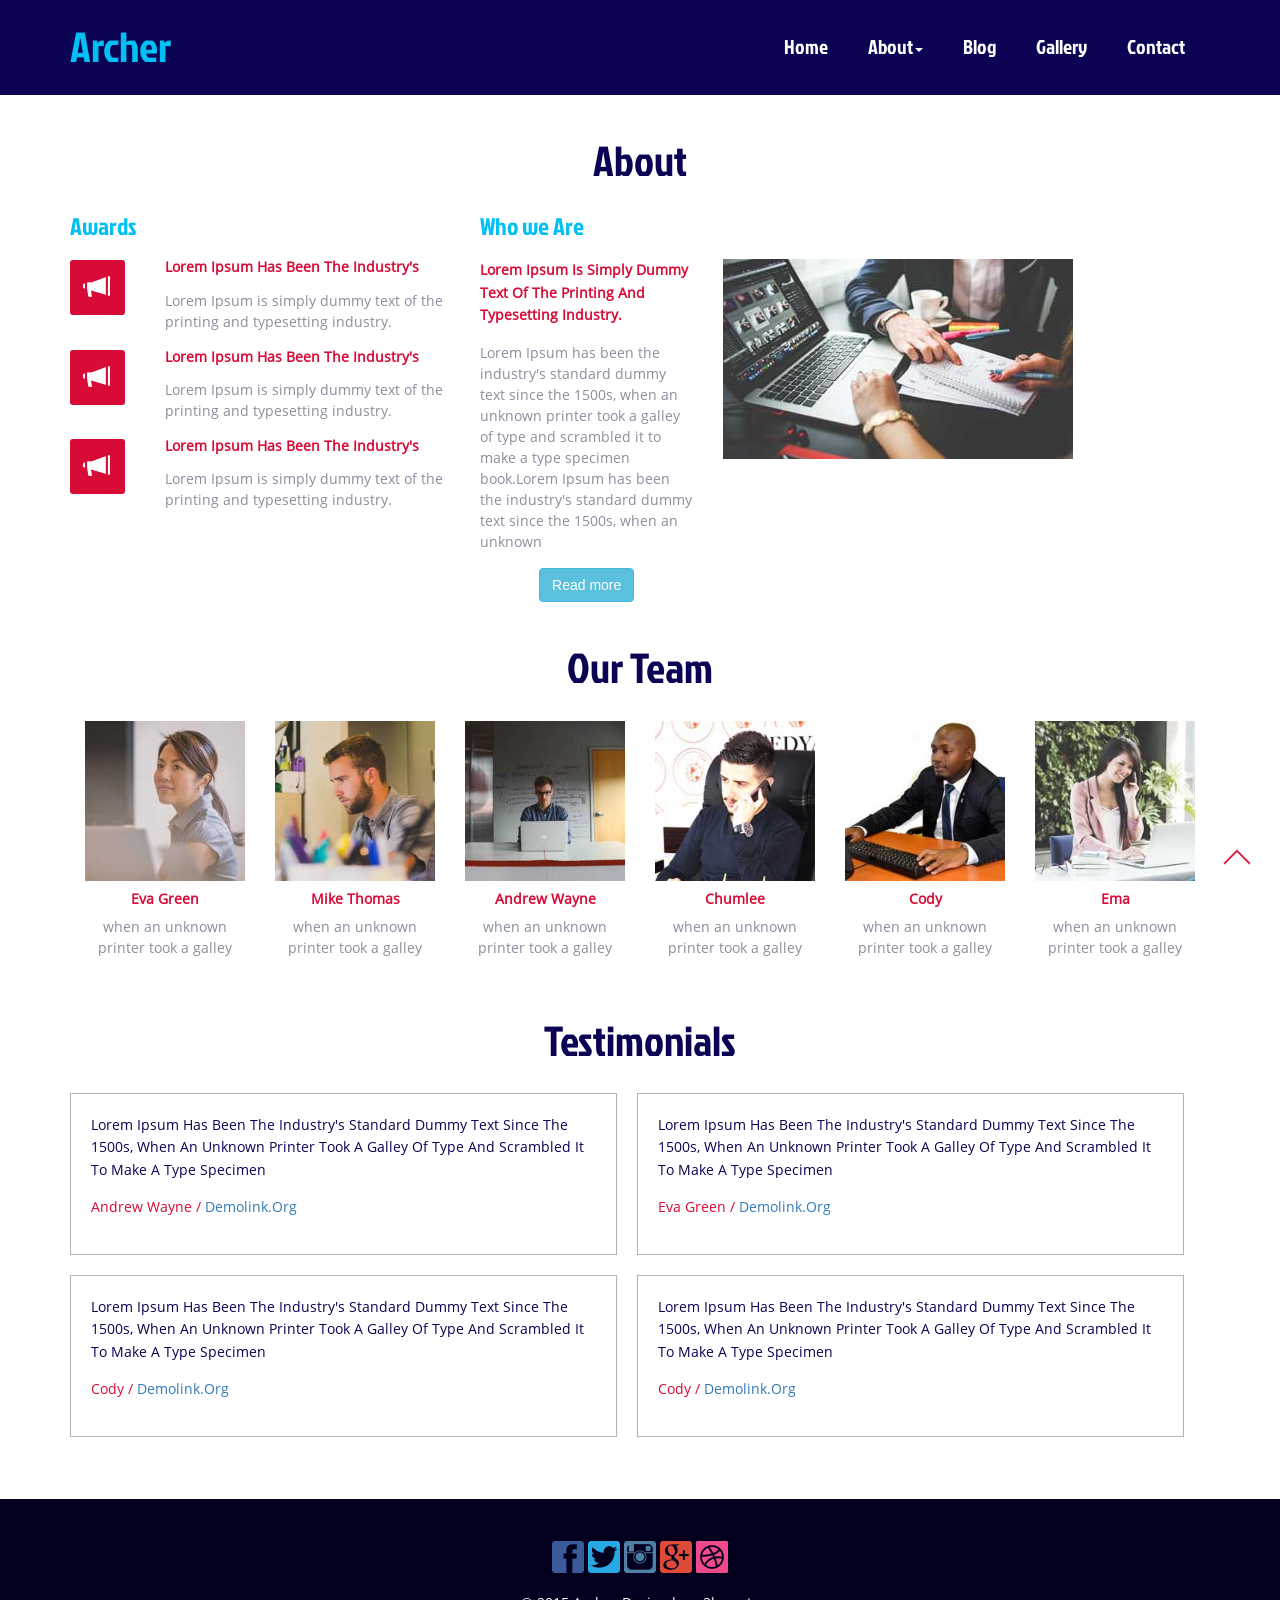
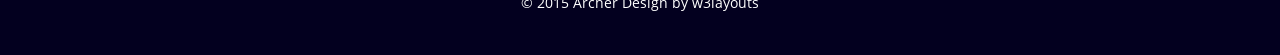
<file: WebMVSMasterPage/web/about.html>
<!--A Design by W3layouts
Author: W3layout
Author URL: http://w3layouts.com
License: Creative Commons Attribution 3.0 Unported
License URL: http://creativecommons.org/licenses/by/3.0/
-->
<!doctype html>
<html>
	<head>
		<title>Archer A Landing Page Flat Bootstarp Resposive Website Template | About :: w3layouts</title>
		<meta name="viewport" content="width=device-width, initial-scale=1">
		<meta http-equiv="Content-Type" content="text/html; charset=utf-8" />
		<meta name="keywords" content="Play-Offs Responsive web template, Bootstrap Web Templates, Flat Web Templates, Andriod Compatible web template, Smartphone Compatible web template, free webdesigns for Nokia, Samsung, LG, SonyErricsson, Motorola web design" />
		<script type="application/x-javascript"> addEventListener("load", function() {setTimeout(hideURLbar, 0); }, false); function hideURLbar(){ window.scrollTo(0,1); } </script>
		<!meta charset utf="8">
		<!--flexslider-css-->
		<link href="css/flexslider.css" rel='stylesheet' type='text/css' />
		<!--bootstrap-->
		<link href="css/bootstrap.min.css" rel="stylesheet" type="text/css">
		<!--coustom css-->
		<link href="css/style.css" rel="stylesheet" type="text/css"/>
		<!--fonts-->
		<link href='http://fonts.googleapis.com/css?family=Coda:400,800' rel='stylesheet' type='text/css'>
		<link href='http://fonts.googleapis.com/css?family=Jockey+One' rel='stylesheet' type='text/css'>
		<!--script-->
		<script type="text/javascript" src="js/move-top.js"></script>
		<script type="text/javascript" src="js/easing.js"></script>
		<script src="js/modernizr.custom.js"></script>
		<script src="js/jquery-2.1.4.min.js"></script>
		<script src="js/bootstrap.min.js"></script>
		<!--script-->
		<script type="text/javascript">
			jQuery(document).ready(function($) {
				$(".scroll").click(function(event){		
					event.preventDefault();
					$('html,body').animate({scrollTop:$(this.hash).offset().top},900);
				});
			});
		</script>
		<!--fonts-->
	</head>
	<body>
		<div class="header" id="home">
			<nav class="navbar navbar-default">
				<div class="container">
					<!-- Brand and toggle get grouped for better mobile display -->
					<div class="navbar-header">
					<button type="button" class="navbar-toggle collapsed" data-toggle="collapse" data-target="#bs-example-navbar-collapse-1" aria-expanded="false">
						<span class="sr-only">Toggle navigation</span>
						<span class="icon-bar"></span>
						<span class="icon-bar"></span>
						<span class="icon-bar"></span>
					</button>
					<a class="navbar-brand" href="index.html">Archer</a>
					</div>
					<!-- Collect the nav links, forms, and other content for toggling -->
						<div class="collapse navbar-collapse" id="bs-example-navbar-collapse-1">
							<ul class="nav navbar-nav navbar-right margin-top cl-effect-2">
								<li><a href="index.html"><span data-hover="Home">Home</span></a></li>
								<li class="dropdown">
								<a href="about.html" class="dropdown-toggle" data-toggle="dropdown" role="button" aria-haspopup="true" aria-expanded="false"><span data-hover="About">About</span><span class="caret"></span></a>
								<ul class="dropdown-menu">
								<li><a href="about.html"><span data-hover="Action">Action</span></a></li>
								<li><a href="Pages.html"><span data-hover="Pages">Pages</span></a></li>
								</ul>
								</li>
								<li><a href="404.html"><span data-hover="Blog">Blog</span></a></li>
								<li><a href="gallery.html"><span data-hover="Gallery">Gallery</span></a></li>
								<li><a href="contact.html"><span data-hover="Contact">Contact</span></a></li>
							</ul>
							<div class="clearfix"></div>
						</div><!-- /.navbar-collapse -->
						<div class="clearfix"></div>
				</div><!-- /.container-fluid -->
			</nav>
			<div class="about-page">
			<div class="about">
				<h3>About</h3>
				<div class="container">	
					<div class="col-md-4 awrd">
						<h4>Awards</h4>
							<div class="awd-icn-txt">
								<div class="col-md-3 awd-icn">
									<span class="glyphicon glyphicon-bullhorn" aria-hidden="true"></span>
								</div>
								<div class="col-md-9 awd-txt">
									<h4>Lorem Ipsum has been the industry's</h4>
									<p>Lorem Ipsum is simply dummy text of the printing and typesetting industry.</p>
								</div>
								<div class="clearfix"></div>
							</div>
							<div class="awd-icn-txt">
								<div class="col-md-3 awd-icn">
									<span class="glyphicon glyphicon-bullhorn" aria-hidden="true"></span>
								</div>
								<div class="col-md-9 awd-txt">
									<h4>Lorem Ipsum has been the industry's</h4>
									<p>Lorem Ipsum is simply dummy text of the printing and typesetting industry.</p>
								</div>
								<div class="clearfix"></div>
							</div>
							<div class="awd-icn-txt">
								<div class="col-md-3 awd-icn">
									<span class="glyphicon glyphicon-bullhorn" aria-hidden="true"></span>
								</div>
								<div class="col-md-9 awd-txt">
									<h4>Lorem Ipsum has been the industry's</h4>
									<p>Lorem Ipsum is simply dummy text of the printing and typesetting industry.</p>
								</div>
								<div class="clearfix"></div>
							</div>
						<div class="clearfix"></div>
					</div>
					<div class="col-md-8 wh-we">
						<h4>Who we Are</h4>
						<div class="col-md-4 txt0">
							<h5>Lorem Ipsum is simply dummy text of the printing and typesetting industry. </h5>
							<P>Lorem Ipsum has been the industry's standard dummy text since the 1500s,
							when an unknown printer took a galley of type and scrambled it to make a type specimen book.Lorem Ipsum has been the industry's standard dummy text since the 1500s,
							when an unknown</P>
							<button type="button" class="btn btn-info mrg">Read more</button>
						</div>
						<div class="col-md-8 txt0">
							<img src="./images/office.jpg" alt="" class="img-responsive"/>
						</div>
						<div class="clearfix"></div>
					</div>
					<div class="clearfix"></div>
				</div>
			</div>
			<div class="our-team">
				<h3>Our team</h3>
				<div class="container">
					<div class="team-gallery">
						<ul>
							<li class="col-md-2 tem-gal">
								<img src="./images/aa.jpg" alt="" class="img-responsive"></img>
								<h4>eva green</h4>
								<p>when an unknown printer took a galley</p>
							</li>
							<li class="col-md-2 tem-gal">
								<img src="./images/ab.jpg" alt="" class="img-responsive"></img>
								<h4>mike thomas</h4>
								<p>when an unknown printer took a galley</p>
							</li>
							<li class="col-md-2 tem-gal">
								<img src="./images/ac.jpg" alt="" class="img-responsive"></img>
								<h4>andrew wayne</h4>
								<p>when an unknown printer took a galley</p>
							</li>
							<li class="col-md-2 tem-gal">
								<img src="./images/ad.jpg" alt="" class="img-responsive"></img>
								<h4>chumlee</h4>
								<p>when an unknown printer took a galley</p>
							</li>
							<li class="col-md-2 tem-gal">
								<img src="./images/ae.jpg" alt="" class="img-responsive"></img>
								<h4>cody</h4>
								<p>when an unknown printer took a galley</p>
							</li>
							<li class="col-md-2 tem-gal">
								<img src="./images/af.jpg" alt="" class="img-responsive"></img>
								<h4>ema</h4>
								<p>when an unknown printer took a galley</p>
							</li>
							<div class="clearfix"></div>
						</ul>
					</div>
				</div>
			</div>
			<div class="test-monials">
				<h3>Testimonials</h3>
				<div class="container">
					<div class="col-md-6 txt1">
						<h4>Lorem Ipsum has been the industry's standard dummy text since the 1500s, when an unknown printer took a galley of type and scrambled it to make a type specimen</h4>
						<p>andrew wayne / <a href="#">demolink.org</a></p>
					</div>
					<div class="col-md-6 txt1">
						<h4>Lorem Ipsum has been the industry's standard dummy text since the 1500s, when an unknown printer took a galley of type and scrambled it to make a type specimen</h4>
						<p>eva green / <a href="#">demolink.org</a></p>
					</div>
					<div class="clearfix"></div>
					<div class="col-md-6 txt1">
						<h4>Lorem Ipsum has been the industry's standard dummy text since the 1500s, when an unknown printer took a galley of type and scrambled it to make a type specimen</h4>
						<p>cody / <a href="#">demolink.org</a></p>
					</div>
					<div class="col-md-6 txt1">
						<h4>Lorem Ipsum has been the industry's standard dummy text since the 1500s, when an unknown printer took a galley of type and scrambled it to make a type specimen</h4>
						<p>cody / <a href="#">demolink.org</a></p>
					</div>
					<div class="clearfix"></div>
				</div>
			</div>
			</div>
			<div class="footer">
			<div class="container">
				<div class="social">
					<ul>
						<li><a href="#" class="face"></a></li>
						<li><a href="#" class="twit"></a></li>
						<li><a href="#" class="insta"></a></li>
						<li><a href="#" class="gplus"></a></li>
						<li><a href="#" class="dribl"></a></li>
					</ul>
				</div>
				<div class="copy-rt">
					<p>&#169; 2015 Archer Design by <a href="http://www.w3layouts.com" target="_blank">w3layouts</a></p>
				</div>
			</div>
			</div>
			<a href="#home" id="toTop" class="scroll" style="display: block;"> <span id="toTopHover" style="opacity: 1;"> </span></a>
	</body>
</html>
</file>
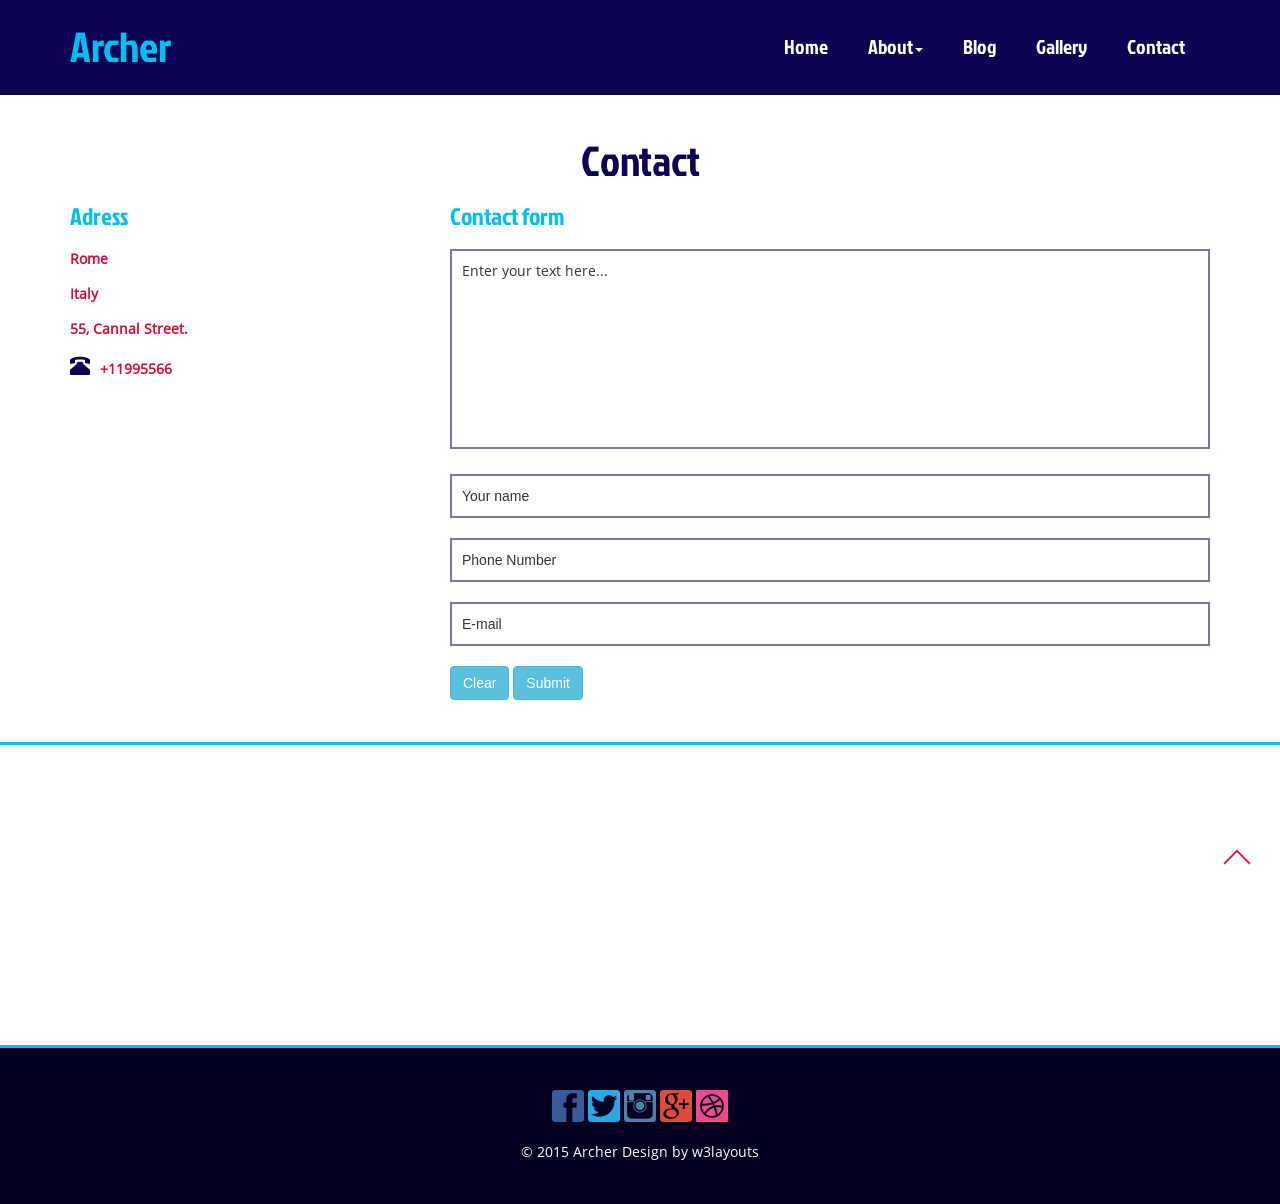
<file: WebMVSMasterPage/web/contact.html>
<!--A Design by W3layouts
Author: W3layout
Author URL: http://w3layouts.com
License: Creative Commons Attribution 3.0 Unported
License URL: http://creativecommons.org/licenses/by/3.0/
-->
<!doctype html>
<html>
	<head>
		<title>Archer A Landing Page Flat Bootstarp Resposive Website Template | Contact :: w3layouts</title>
		<meta name="viewport" content="width=device-width, initial-scale=1">
		<meta http-equiv="Content-Type" content="text/html; charset=utf-8" />
		<meta name="keywords" content="Play-Offs Responsive web template, Bootstrap Web Templates, Flat Web Templates, Andriod Compatible web template, Smartphone Compatible web template, free webdesigns for Nokia, Samsung, LG, SonyErricsson, Motorola web design" />
		<script type="application/x-javascript"> addEventListener("load", function() {setTimeout(hideURLbar, 0); }, false); function hideURLbar(){ window.scrollTo(0,1); } </script>
		<!meta charset utf="8">
		<!--flexslider-css-->
		<link href="css/flexslider.css" rel='stylesheet' type='text/css' />
		<!--bootstrap-->
		<link href="css/bootstrap.min.css" rel="stylesheet" type="text/css">
		<!--coustom css-->
		<link href="css/style.css" rel="stylesheet" type="text/css"/>
		<!--fonts-->
		<link href='http://fonts.googleapis.com/css?family=Coda:400,800' rel='stylesheet' type='text/css'>
		<link href='http://fonts.googleapis.com/css?family=Jockey+One' rel='stylesheet' type='text/css'>
		<!--script-->
		<script type="text/javascript" src="js/move-top.js"></script>
		<script type="text/javascript" src="js/easing.js"></script>
		<script src="js/modernizr.custom.js"></script>
		<script src="js/jquery-2.1.4.min.js"></script>
		<script src="js/bootstrap.min.js"></script>
		<!--script-->
		<script type="text/javascript">
			jQuery(document).ready(function($) {
				$(".scroll").click(function(event){		
					event.preventDefault();
					$('html,body').animate({scrollTop:$(this.hash).offset().top},900);
				});
			});
		</script>
		<!--fonts-->
	</head>
	<body>
		<div class="header" id="home">
			<nav class="navbar navbar-default">
				<div class="container">
					<!-- Brand and toggle get grouped for better mobile display -->
					<div class="navbar-header">
					<button type="button" class="navbar-toggle collapsed" data-toggle="collapse" data-target="#bs-example-navbar-collapse-1" aria-expanded="false">
						<span class="sr-only">Toggle navigation</span>
						<span class="icon-bar"></span>
						<span class="icon-bar"></span>
						<span class="icon-bar"></span>
					</button>
					<a class="navbar-brand" href="index.html">Archer</a>
					</div>
					<!-- Collect the nav links, forms, and other content for toggling -->
						<div class="collapse navbar-collapse" id="bs-example-navbar-collapse-1">
							<ul class="nav navbar-nav navbar-right margin-top cl-effect-2">
								<li><a href="index.html"><span data-hover="Home">Home</span></a></li>
								<li class="dropdown">
								<a href="about.html" class="dropdown-toggle" data-toggle="dropdown" role="button" aria-haspopup="true" aria-expanded="false"><span data-hover="About">About</span><span class="caret"></span></a>
								<ul class="dropdown-menu">
								<li><a href="about.html"><span data-hover="Action">Action</span></a></li>
								<li><a href="Pages.html"><span data-hover="Pages">Pages</span></a></li>
								</ul>
								</li>
								<li><a href="404.html"><span data-hover="Blog">Blog</span></a></li>
								<li><a href="gallery.html"><span data-hover="Gallery">Gallery</span></a></li>
								<li><a href="contact.html"><span data-hover="Contact">Contact</span></a></li>
							</ul>
							<div class="clearfix"></div>
						</div><!-- /.navbar-collapse -->
						<div class="clearfix"></div>
				</div><!-- /.container-fluid -->
			</nav>
		</div>
		<div class="contact_page">
			<h3>Contact</h3>
			<div class="container">
				<div class="col-md-4 cnt-pg">
					<h4>Adress</h4>
					<ul>
						<li>Rome</li>
						<li>Italy</li>
						<li>55,  Cannal Street.</li>
						<li><span class="glyphicon glyphicon-phone-alt" aria-hidden="true"></span>+11995566</li>
					</ul>
				</div>
				<div class="col-md-8 cnt-pg">
				<h4>Contact form</h4>
				<textarea value="Message:" onfocus="this.value = '';" onblur="if (this.value == '') {this.value = 'Message';}">Enter your text here...</textarea>
					<form>
						<input class="name" type="text" name="name" value="Your name" onfocus="this.value = '';" onblur="if (this.value == '') {this.value = 'Name';}"><br>
						<br>
						<input class="nuber" type="text" name="Phone number" value="Phone Number" onfocus="this.value = '';" onblur="if (this.value == '') {this.value = 'Number';}"><br>
						<br>
						<input class="mail2" type="text" name="email" value="E-mail" onfocus="this.value = '';" onblur="if (this.value == '') {this.value = 'E-mail';}"><br>
						<br>
						<button type="clear" class="btn btn-info mrgn-can">Clear</button>
						<button type="submit" class="btn btn-info mrgn-can">Submit</button>
					</form>
				</div>
			</div>
			</div>
			<div class="map">
				<iframe class="embed-responsive-item" src="https://www.google.com/maps/embed?pb=!1m18!1m12!1m3!1d190028.76432096347!2d12.535997899999987!3d41.91007110000002!2m3!1f0!2f0!3f0!3m2!1i1024!2i768!4f13.1!3m3!1m2!1s0x132f6196f9928ebb%3A0xb90f770693656e38!2sRome%2C+Italy!5e0!3m2!1sen!2sin!4v1436158065010" frameborder="0" style="border:0" allowfullscreen></iframe>
				</div>
			</div>		
		<div class="footer">
		<div class="container">
			<div class="social">
				<ul>
					<li><a href="#" class="face"></a></li>
					<li><a href="#" class="twit"></a></li>
					<li><a href="#" class="insta"></a></li>
					<li><a href="#" class="gplus"></a></li>
					<li><a href="#" class="dribl"></a></li>
				</ul>
			</div>
			<div class="copy-rt">
				<p>&#169; 2015 Archer Design by <a href="http://www.w3layouts.com" target="_blank">w3layouts</a></p>
			</div>
		</div>
		</div>
		<a href="#home" id="toTop" class="scroll" style="display: block;"> <span id="toTopHover" style="opacity: 1;"> </span></a>
	</body>
</html>
</file>
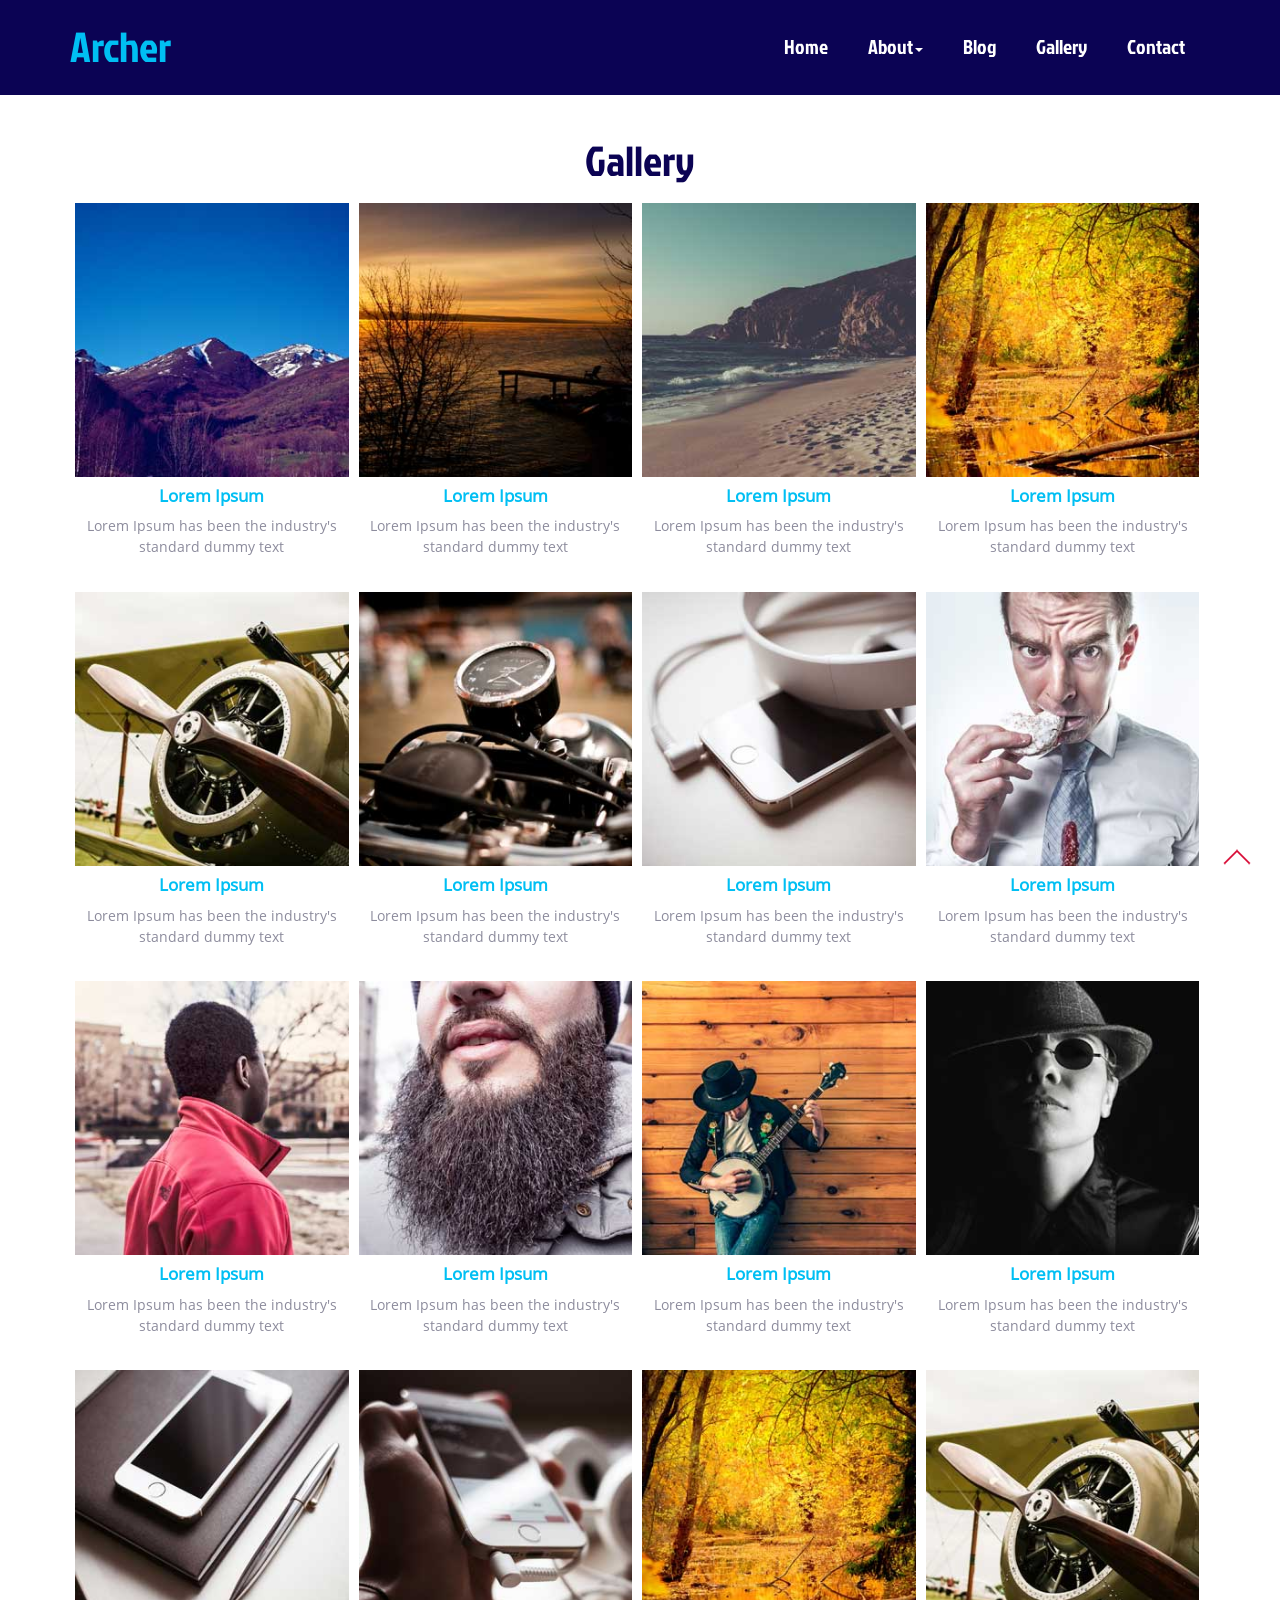
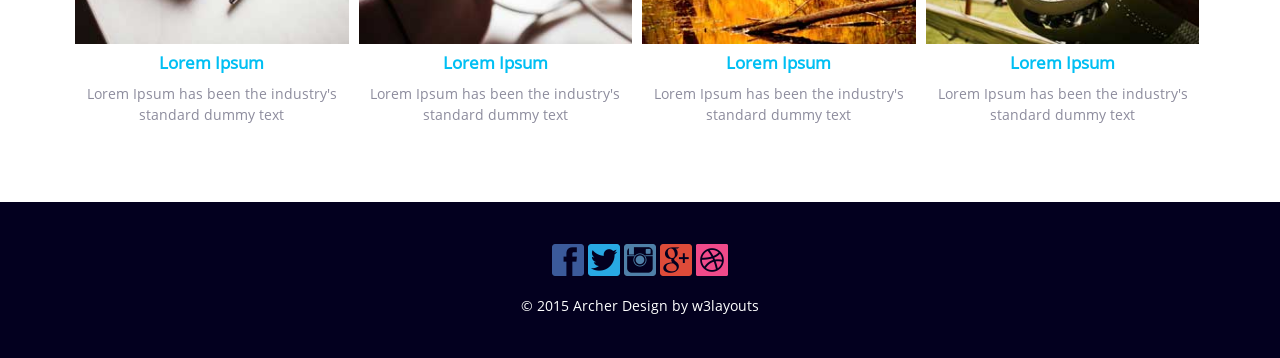
<file: WebMVSMasterPage/web/gallery.html>
<!--A Design by W3layouts
Author: W3layout
Author URL: http://w3layouts.com
License: Creative Commons Attribution 3.0 Unported
License URL: http://creativecommons.org/licenses/by/3.0/
-->
<!doctype html>
<html>
	<head>
		<title>Archer A Landing Page Flat Bootstarp Resposive Website Template | Gallery :: w3layouts</title>
		<meta name="viewport" content="width=device-width, initial-scale=1">
		<meta http-equiv="Content-Type" content="text/html; charset=utf-8" />
		<meta name="keywords" content="Play-Offs Responsive web template, Bootstrap Web Templates, Flat Web Templates, Andriod Compatible web template, Smartphone Compatible web template, free webdesigns for Nokia, Samsung, LG, SonyErricsson, Motorola web design" />
		<script type="application/x-javascript"> addEventListener("load", function() {setTimeout(hideURLbar, 0); }, false); function hideURLbar(){ window.scrollTo(0,1); } </script>
		<!meta charset utf="8">
		<!--flexslider-css-->
		<link href="css/flexslider.css" rel='stylesheet' type='text/css' />
		<!--bootstrap-->
		<link href="css/bootstrap.min.css" rel="stylesheet" type="text/css">
		<!--coustom css-->
		<link href="css/style.css" rel="stylesheet" type="text/css"/>
		<!--fonts-->
		<link href='http://fonts.googleapis.com/css?family=Coda:400,800' rel='stylesheet' type='text/css'>
		<link href='http://fonts.googleapis.com/css?family=Jockey+One' rel='stylesheet' type='text/css'>
		<!--script-->
		<script type="text/javascript" src="js/move-top.js"></script>
		<script type="text/javascript" src="js/easing.js"></script>
		<script src="js/modernizr.custom.js"></script>
		<script src="js/jquery-2.1.4.min.js"></script>
		<script src="js/bootstrap.min.js"></script>
		<!--script-->
		<script type="text/javascript">
			jQuery(document).ready(function($) {
				$(".scroll").click(function(event){		
					event.preventDefault();
					$('html,body').animate({scrollTop:$(this.hash).offset().top},900);
				});
			});
		</script>
		<!--fonts-->
	</head>
	<body>
		<div class="header" id="home">
			<nav class="navbar navbar-default">
				<div class="container">
					<!-- Brand and toggle get grouped for better mobile display -->
					<div class="navbar-header">
					<button type="button" class="navbar-toggle collapsed" data-toggle="collapse" data-target="#bs-example-navbar-collapse-1" aria-expanded="false">
						<span class="sr-only">Toggle navigation</span>
						<span class="icon-bar"></span>
						<span class="icon-bar"></span>
						<span class="icon-bar"></span>
					</button>
					<a class="navbar-brand" href="index.html">Archer</a>
					</div>
					<!-- Collect the nav links, forms, and other content for toggling -->
						<div class="collapse navbar-collapse" id="bs-example-navbar-collapse-1">
							<ul class="nav navbar-nav navbar-right margin-top cl-effect-2">
								<li><a href="index.html"><span data-hover="Home">Home</span></a></li>
								<li class="dropdown">
								<a href="about.html" class="dropdown-toggle" data-toggle="dropdown" role="button" aria-haspopup="true" aria-expanded="false"><span data-hover="About">About</span><span class="caret"></span></a>
								<ul class="dropdown-menu">
								<li><a href="about.html"><span data-hover="Action">Action</span></a></li>
								<li><a href="Pages.html"><span data-hover="Pages">Pages</span></a></li>
								</ul>
								</li>
								<li><a href="404.html"><span data-hover="Blog">Blog</span></a></li>
								<li><a href="gallery.html"><span data-hover="Gallery">Gallery</span></a></li>
								<li><a href="contact.html"><span data-hover="Contact">Contact</span></a></li>
							</ul>
							<div class="clearfix"></div>
						</div><!-- /.navbar-collapse -->
						<div class="clearfix"></div>
				</div><!-- /.container-fluid -->
			</nav>
		</div>
		<div class="gallery">
			<h3>Gallery</h3>
			<div class="container">
				<link rel="stylesheet" href="css/swipebox.css">
				<script src="js/jquery.swipebox.min.js"></script>
				<script type="text/javascript">
							jQuery(function($) {
								$(".swipebox").swipebox();
							});
				</script>
				<div class="gallery-grids">
					<ul>
						<li class="col-md-3 gal-alt">
							<a href="images/17.jpg" class="swipebox">
							<img src="images/17.jpg" alt="/">
							<h4>Lorem Ipsum</h4>
							<p> Lorem Ipsum has been the industry's standard dummy text </p>
						</li></a>
						<li class="col-md-3 gal-alt">
							<a href="images/26.jpg" class="swipebox img-responsive">
							<img src="images/26.jpg" class="img-responsive" alt="/">
							<h4>Lorem Ipsum</h4>
							<p> Lorem Ipsum has been the industry's standard dummy text </p>
						</li></a>
						<li class="col-md-3 gal-alt">
							<a href="images/16.jpg" class="swipebox img-responsive">
							<img src="images/16.jpg" class="img-responsive" alt="/">
							<h4>Lorem Ipsum</h4>
							<p> Lorem Ipsum has been the industry's standard dummy text </p>
						</li></a>
						<li class="col-md-3 gal-alt">
							<a href="images/25.jpg" class="swipebox img-responsive">
							<img src="images/25.jpg" class="img-responsive" alt="/">
							<h4>Lorem Ipsum</h4>
							<p> Lorem Ipsum has been the industry's standard dummy text </p>
						</li></a>
						<li class="col-md-3 gal-alt">
							<a href="images/19.jpg" class="swipebox img-responsive">
							<img src="images/19.jpg" class="img-responsive" alt="/">
							<h4>Lorem Ipsum</h4>
							<p> Lorem Ipsum has been the industry's standard dummy text </p>
						</li></a>
						<li class="col-md-3 gal-alt">
							<a href="images/18.jpg" class="swipebox img-responsive">
							<img src="images/18.jpg" class="img-responsive" alt="/">
							<h4>Lorem Ipsum</h4>
							<p> Lorem Ipsum has been the industry's standard dummy text </p>
						</li></a>
						<li class="col-md-3 gal-alt">
							<a href="images/22.jpg" class="swipebox img-responsive">
							<img src="images/22.jpg" class="img-responsive" alt="/">
							<h4>Lorem Ipsum</h4>
							<p> Lorem Ipsum has been the industry's standard dummy text </p>
						</li></a>
						<li class="col-md-3 gal-alt">
							<a href="images/12.jpg" class="swipebox img-responsive">
							<img src="images/12.jpg" class="img-responsive" alt="/">
							<h4>Lorem Ipsum</h4>
							<p> Lorem Ipsum has been the industry's standard dummy text </p>
						</li></a>
						<!---->
						<li class="col-md-3 gal-alt">
							<a href="images/14.jpg" class="swipebox img-responsive">
							<img src="images/14.jpg" class="img-responsive" alt="/">
							<h4>Lorem Ipsum</h4>
							<p> Lorem Ipsum has been the industry's standard dummy text </p>
						</li></a>
						<li class="col-md-3 gal-alt">
							<a href="images/13.jpg" class="swipebox img-responsive">
							<img src="images/13.jpg" class="img-responsive" alt="/">
							<h4>Lorem Ipsum</h4>
							<p> Lorem Ipsum has been the industry's standard dummy text </p>
						</li></a>
						<li class="col-md-3 gal-alt">
							<a href="images/15.jpg" class="swipebox img-responsive">
							<img src="images/15.jpg" class="img-responsive" alt="/">
							<h4>Lorem Ipsum</h4>
							<p> Lorem Ipsum has been the industry's standard dummy text </p>
						</li></a>
						<li class="col-md-3 gal-alt">
							<a href="images/23.jpg" class="swipebox img-responsive">
							<img src="images/23.jpg" class="img-responsive" alt="/">
							<h4>Lorem Ipsum</h4>
							<p> Lorem Ipsum has been the industry's standard dummy text </p>
						</li></a>
						<!---->
						<li class="col-md-3 gal-alt">
							<a href="images/20.jpg" class="swipebox img-responsive">
							<img src="images/20.jpg" class="img-responsive" alt="/">
							<h4>Lorem Ipsum</h4>
							<p> Lorem Ipsum has been the industry's standard dummy text </p>
						</li></a>
						<li class="col-md-3 gal-alt">
							<a href="images/21.jpg" class="swipebox img-responsive">
							<img src="images/21.jpg" class="img-responsive" alt="/">
							<h4>Lorem Ipsum</h4>
							<p> Lorem Ipsum has been the industry's standard dummy text </p>
						</li></a>
						<li class="col-md-3 gal-alt">
							<a href="images/25.jpg" class="swipebox img-responsive">
							<img src="images/25.jpg" class="img-responsive" alt="/">
							<h4>Lorem Ipsum</h4>
							<p> Lorem Ipsum has been the industry's standard dummy text </p>
						</li></a>
						<li class="col-md-3 gal-alt">
							<a href="images/19.jpg" class="swipebox img-responsive">
							<img src="images/19.jpg" class="img-responsive" alt="/">
							<h4>Lorem Ipsum</h4>
							<p> Lorem Ipsum has been the industry's standard dummy text </p>
						</li></a>
					</ul>
				</div>
			</div>
		</div>
		<div class="footer">
		<div class="container">
			<div class="social">
				<ul>
					<li><a href="#" class="face"></a></li>
					<li><a href="#" class="twit"></a></li>
					<li><a href="#" class="insta"></a></li>
					<li><a href="#" class="gplus"></a></li>
					<li><a href="#" class="dribl"></a></li>
				</ul>
			</div>
			<div class="copy-rt">
				<p>&#169; 2015 Archer Design by <a href="http://www.w3layouts.com" target="_blank">w3layouts</a></p>
			</div>
		</div>
		</div>
		<a href="#home" id="toTop" class="scroll" style="display: block;"> <span id="toTopHover" style="opacity: 1;"> </span></a>
	</body>
</html>
</file>
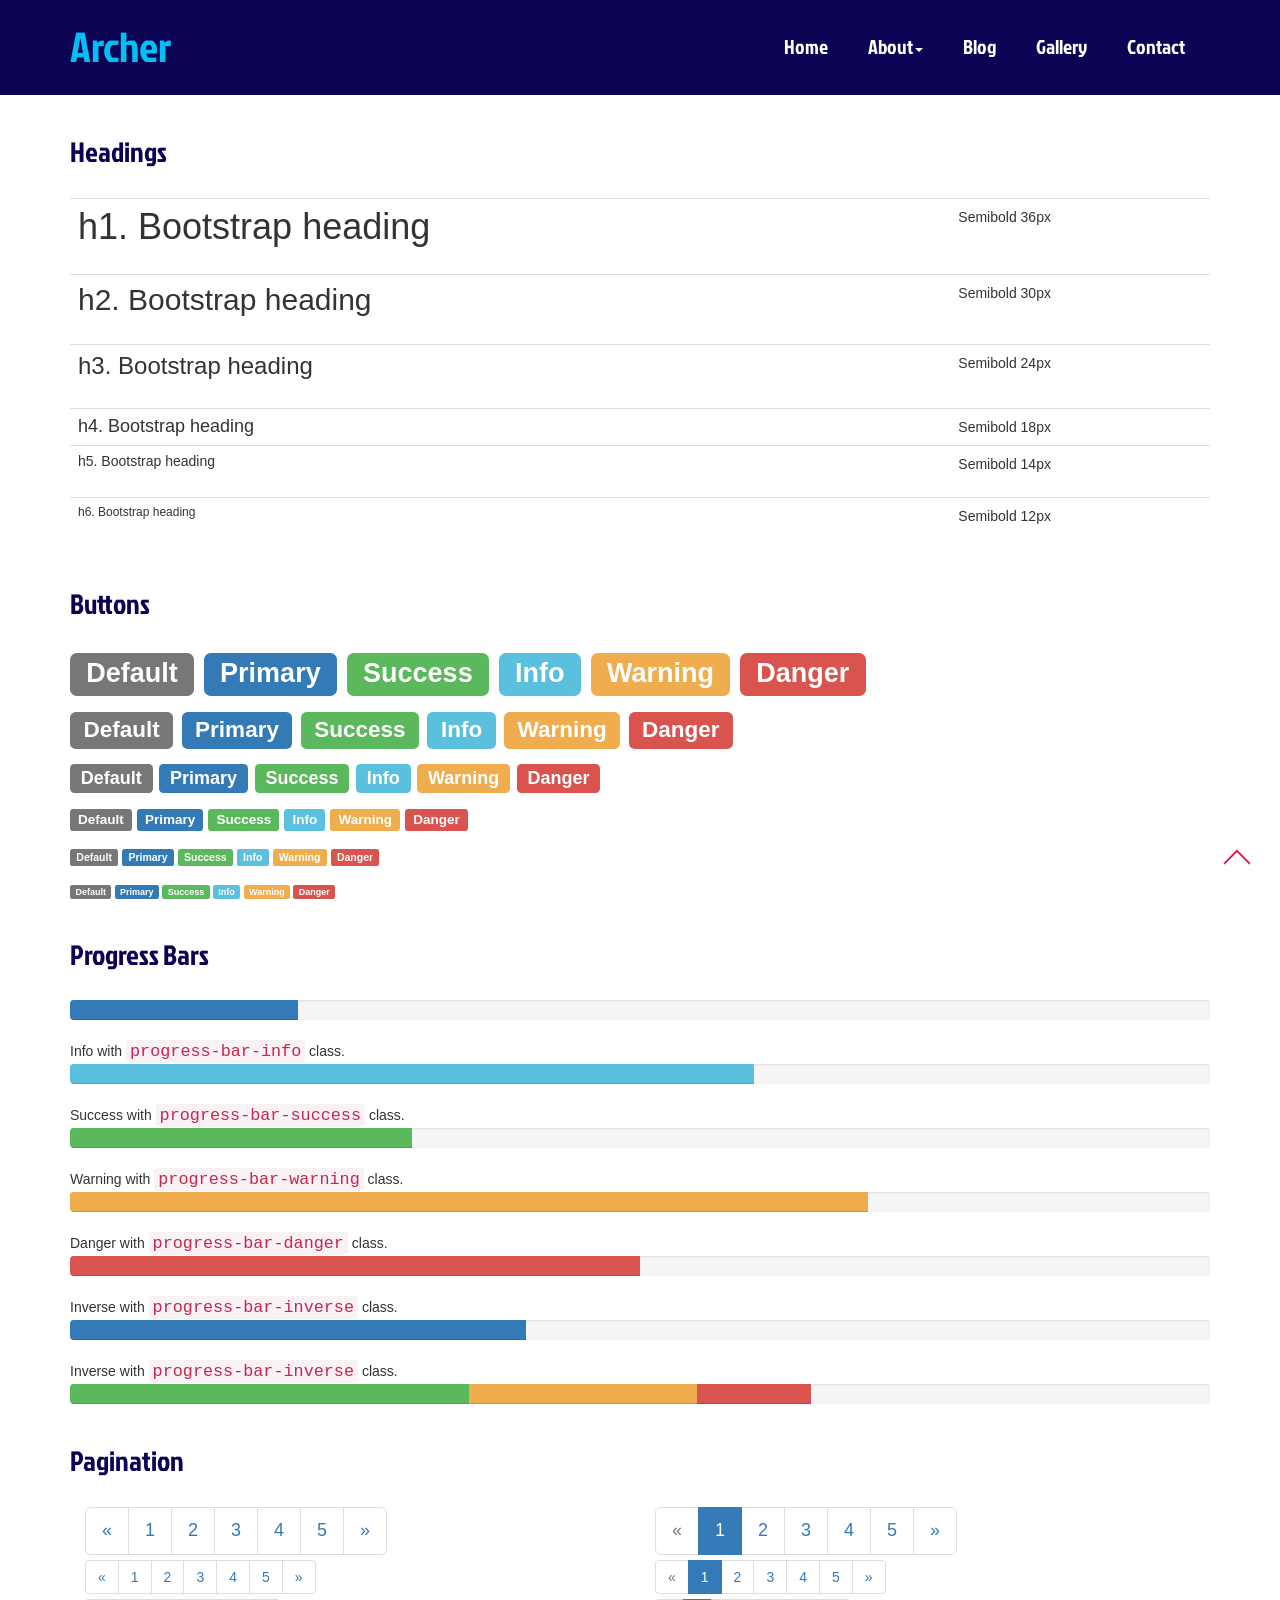
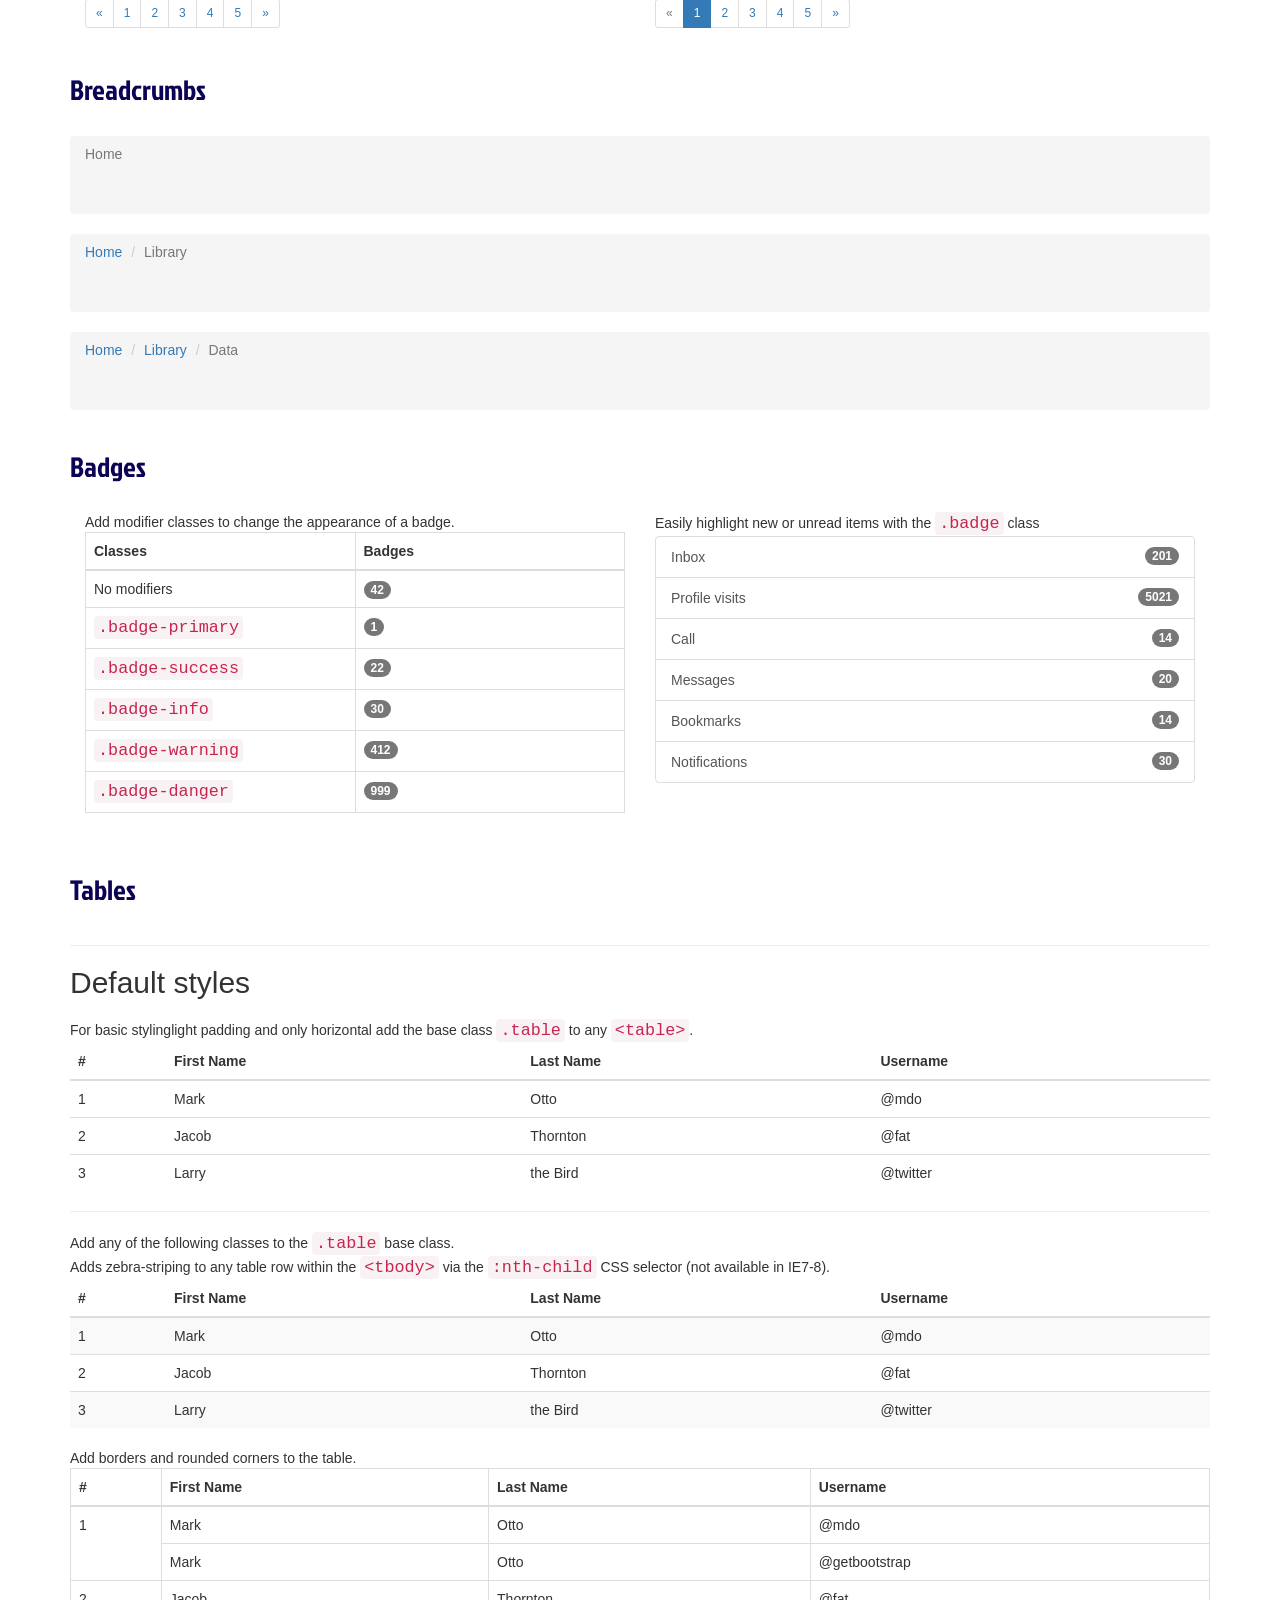
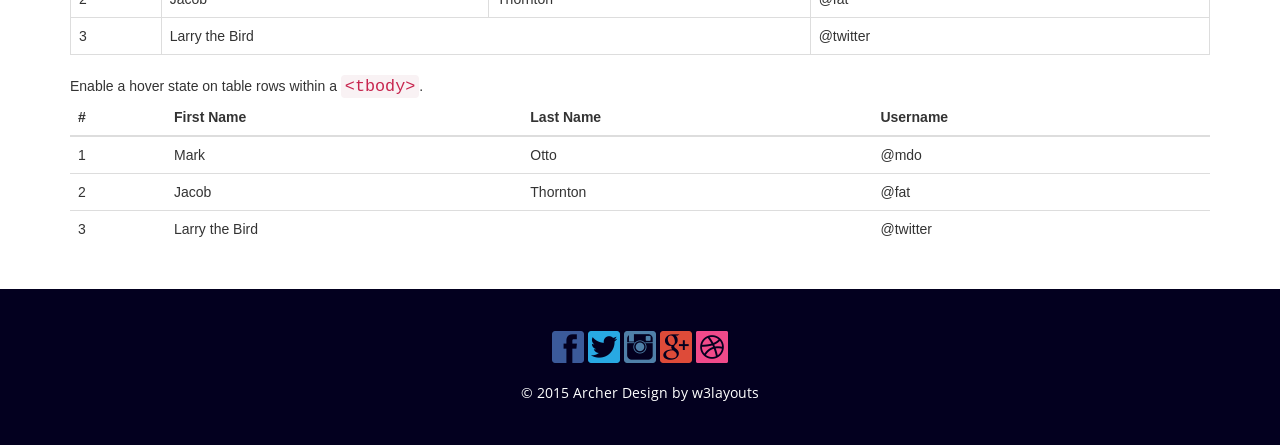
<file: WebMVSMasterPage/web/pages.html>
<!--A Design by W3layouts
Author: W3layout
Author URL: http://w3layouts.com
License: Creative Commons Attribution 3.0 Unported
License URL: http://creativecommons.org/licenses/by/3.0/
-->
<!doctype html>
<html>
	<head>
		<title>Archer A Landing Page Flat Bootstarp Resposive Website Template | Pages :: w3layouts</title>
		<meta name="viewport" content="width=device-width, initial-scale=1">
		<meta http-equiv="Content-Type" content="text/html; charset=utf-8" />
		<meta name="keywords" content="Play-Offs Responsive web template, Bootstrap Web Templates, Flat Web Templates, Andriod Compatible web template, Smartphone Compatible web template, free webdesigns for Nokia, Samsung, LG, SonyErricsson, Motorola web design" />
		<script type="application/x-javascript"> addEventListener("load", function() {setTimeout(hideURLbar, 0); }, false); function hideURLbar(){ window.scrollTo(0,1); } </script>
		<!meta charset utf="8">
		<!--flexslider-css-->
		<link href="css/flexslider.css" rel='stylesheet' type='text/css' />
		<!--bootstrap-->
		<link href="css/bootstrap.min.css" rel="stylesheet" type="text/css">
		<!--coustom css-->
		<link href="css/style.css" rel="stylesheet" type="text/css"/>
		<!--fonts-->
		<link href='http://fonts.googleapis.com/css?family=Coda:400,800' rel='stylesheet' type='text/css'>
		<link href='http://fonts.googleapis.com/css?family=Jockey+One' rel='stylesheet' type='text/css'>
		<!--script-->
		<script type="text/javascript" src="js/move-top.js"></script>
		<script type="text/javascript" src="js/easing.js"></script>
		<script src="js/modernizr.custom.js"></script>
		<script src="js/jquery-2.1.4.min.js"></script>
		<script src="js/bootstrap.min.js"></script>
		<!--script-->
		<script type="text/javascript">
			jQuery(document).ready(function($) {
				$(".scroll").click(function(event){		
					event.preventDefault();
					$('html,body').animate({scrollTop:$(this.hash).offset().top},900);
				});
			});
		</script>
		<!--fonts-->
	</head>
	<body>
		<div class="header" id="home">
			<nav class="navbar navbar-default">
				<div class="container">
					<!-- Brand and toggle get grouped for better mobile display -->
					<div class="navbar-header">
					<button type="button" class="navbar-toggle collapsed" data-toggle="collapse" data-target="#bs-example-navbar-collapse-1" aria-expanded="false">
						<span class="sr-only">Toggle navigation</span>
						<span class="icon-bar"></span>
						<span class="icon-bar"></span>
						<span class="icon-bar"></span>
					</button>
					<a class="navbar-brand" href="index.html">Archer</a>
					</div>
					<!-- Collect the nav links, forms, and other content for toggling -->
						<div class="collapse navbar-collapse" id="bs-example-navbar-collapse-1">
							<ul class="nav navbar-nav navbar-right margin-top cl-effect-2">
								<li><a href="index.html"><span data-hover="Home">Home</span></a></li>
								<li class="dropdown">
								<a href="about.html" class="dropdown-toggle" data-toggle="dropdown" role="button" aria-haspopup="true" aria-expanded="false"><span data-hover="About">About</span><span class="caret"></span></a>
								<ul class="dropdown-menu">
								<li><a href="about.html"><span data-hover="Action">Action</span></a></li>
								<li><a href="Pages.html"><span data-hover="Pages">Pages</span></a></li>
								</ul>
								</li>
								<li><a href="404.html"><span data-hover="Blog">Blog</span></a></li>
								<li><a href="gallery.html"><span data-hover="Gallery">Gallery</span></a></li>
								<li><a href="contact.html"><span data-hover="Contact">Contact</span></a></li>
							</ul>
							<div class="clearfix"></div>
						</div><!-- /.navbar-collapse -->
						<div class="clearfix"></div>
				</div><!-- /.container-fluid -->
			</nav>
		</div>
			<div class="boot-page">
				<div class="container">
					<div class="strap-list">
						<ul>
							<li class="grid_1">
								<h4>Headings</h4>
								<div class="bs-example">
								<table class="table">
								<tbody>
								<tr>
								<td><h1 id="h1.-bootstrap-heading">h1. Bootstrap heading<a class="anchorjs-link" href="#h1.-bootstrap-heading"><span class="anchorjs-icon"></span></a></h1></td>
								<td class="type-info">Semibold 36px</td>
								</tr>
								<tr>
								<td><h2 id="h2.-bootstrap-heading">h2. Bootstrap heading<a class="anchorjs-link" href="#h2.-bootstrap-heading"><span class="anchorjs-icon"></span></a></h2></td>
								<td class="type-info">Semibold 30px</td>
								</tr>
								<tr>
								<td><h3 id="h3.-bootstrap-heading">h3. Bootstrap heading<a class="anchorjs-link" href="#h3.-bootstrap-heading"><span class="anchorjs-icon"></span></a></h3></td>
								<td class="type-info">Semibold 24px</td>
								</tr>
								<tr>
								<td><h4 id="h4.-bootstrap-heading">h4. Bootstrap heading<a class="anchorjs-link" href="#h4.-bootstrap-heading"><span class="anchorjs-icon"></span></a></h4></td>
								<td class="type-info">Semibold 18px</td>
								</tr>
								<tr>
								<td><h5 id="h5.-bootstrap-heading">h5. Bootstrap heading<a class="anchorjs-link" href="#h5.-bootstrap-heading"><span class="anchorjs-icon"></span></a></h5></td>
								<td class="type-info">Semibold 14px</td>
								</tr>
								<tr>
								<td><h6>h6. Bootstrap heading</h6></td>
								<td class="type-info">Semibold 12px</td>
								</tr>
								</tbody>
								</table>
								</div>
							</li>
							<li class="grid_2">
								<h4 class="head1">Buttons</h4>
								<h1 class="typ1">
								<a href="#"><span class="label label-default">Default</span></a>
								<a href="#"><span class="label label-primary">Primary</span></a>
								<a href="#"><span class="label label-success">Success</span></a>
								<a href="#"><span class="label label-info">Info</span></a>
								<a href="#"><span class="label label-warning">Warning</span></a>
								<a href="#"><span class="label label-danger">Danger</span></a>
								</h1>
								<h2 class="typ1">
								<a href="#"><span class="label label-default">Default</span></a>
								<a href="#"><span class="label label-primary">Primary</span></a>
								<a href="#"><span class="label label-success">Success</span></a>
								<a href="#"><span class="label label-info">Info</span></a>
								<a href="#"><span class="label label-warning">Warning</span></a>
								<a href="#"><span class="label label-danger">Danger</span></a>
								</h2>
								<h3 class="typ1">
								<a href="#"><span class="label label-default">Default</span></a>
								<a href="#"><span class="label label-primary">Primary</span></a>
								<a href="#"><span class="label label-success">Success</span></a>
								<a href="#"><span class="label label-info">Info</span></a>
								<a href="#"><span class="label label-warning">Warning</span></a>
								<a href="#"><span class="label label-danger">Danger</span></a>
								</h3>
								<h4 class="typ1">
								<a href="#"><span class="label label-default">Default</span></a>
								<a href="#"><span class="label label-primary">Primary</span></a>
								<a href="#"><span class="label label-success">Success</span></a>
								<a href="#"><span class="label label-info">Info</span></a>
								<a href="#"><span class="label label-warning">Warning</span></a>
								<a href="#"><span class="label label-danger">Danger</span></a>
								</h4>
								<h5 class="typ1">
								<a href="#"><span class="label label-default">Default</span></a>
								<a href="#"><span class="label label-primary">Primary</span></a>
								<a href="#"><span class="label label-success">Success</span></a>
								<a href="#"><span class="label label-info">Info</span></a>
								<a href="#"><span class="label label-warning">Warning</span></a>
								<a href="#"><span class="label label-danger">Danger</span></a>
								</h5>
								<h6 class="typ1">
								<a href="#"><span class="label label-default">Default</span></a>
								<a href="#"><span class="label label-primary">Primary</span></a>
								<a href="#"><span class="label label-success">Success</span></a>
								<a href="#"><span class="label label-info">Info</span></a>
								<a href="#"><span class="label label-warning">Warning</span></a>
								<a href="#"><span class="label label-danger">Danger</span></a>
								</h6>
							</li>
							<li class="grid_3">
								<h4>Progress Bars</h4>
								<div class="tab-content">
								<div class="tab-pane active" id="domprogress">
								<div class="progress">    
								<div class="progress-bar progress-bar-primary" style="width: 20%"></div>
								</div>
								<p>Info with <code>progress-bar-info</code> class.</p>
								<div class="progress">    
								<div class="progress-bar progress-bar-info" style="width: 60%"></div>
								</div>
								<p>Success with <code>progress-bar-success</code> class.</p>
								<div class="progress">
								<div class="progress-bar progress-bar-success" style="width: 30%"></div>
								</div>
								<p>Warning with <code>progress-bar-warning</code> class.</p>
								<div class="progress">
								<div class="progress-bar progress-bar-warning" style="width: 70%"></div>
								</div>
								<p>Danger with <code>progress-bar-danger</code> class.</p>
								<div class="progress">
								<div class="progress-bar progress-bar-danger" style="width: 50%"></div>
								</div>
								<p>Inverse with <code>progress-bar-inverse</code> class.</p>
								<div class="progress">
								<div class="progress-bar progress-bar-inverse" style="width: 40%"></div>
								</div>
								<p>Inverse with <code>progress-bar-inverse</code> class.</p>
								<div class="progress">
								<div class="progress-bar progress-bar-success" style="width: 35%"><span class="sr-only">35% Complete (success)</span></div>
								<div class="progress-bar progress-bar-warning" style="width: 20%"><span class="sr-only">20% Complete (warning)</span></div>
								<div class="progress-bar progress-bar-danger" style="width: 10%"><span class="sr-only">10% Complete (danger)</span></div>
								</div>
								</div>
								</div>
							</li>
							<li class="grid_4">
								<h4>Pagination</h4>
								<div class="col-md-6">
								<nav>
								<ul class="pagination pagination-lg">
								<li><a href="#" aria-label="Previous"><span aria-hidden="true">«</span></a></li>
								<li><a href="#">1</a></li>
								<li><a href="#">2</a></li>
								<li><a href="#">3</a></li>
								<li><a href="#">4</a></li>
								<li><a href="#">5</a></li>
								<li><a href="#" aria-label="Next"><span aria-hidden="true">»</span></a></li>
								</ul>
								</nav>
								<nav>
								<ul class="pagination">
								<li><a href="#" aria-label="Previous"><span aria-hidden="true">«</span></a></li>
								<li><a href="#">1</a></li>
								<li><a href="#">2</a></li>
								<li><a href="#">3</a></li>
								<li><a href="#">4</a></li>
								<li><a href="#">5</a></li>
								<li><a href="#" aria-label="Next"><span aria-hidden="true">»</span></a></li>
								</ul>
								</nav>
								<nav>
								<ul class="pagination pagination-sm">
								<li><a href="#" aria-label="Previous"><span aria-hidden="true">«</span></a></li>
								<li><a href="#">1</a></li>
								<li><a href="#">2</a></li>
								<li><a href="#">3</a></li>
								<li><a href="#">4</a></li>
								<li><a href="#">5</a></li>
								<li><a href="#" aria-label="Next"><span aria-hidden="true">»</span></a></li>
								</ul>
								</nav>				 
								</div>
								<div class="col-md-6">
								<ul class="pagination pagination-lg">
								<li class="disabled"><a href="#"><span aria-hidden="true">«</span></i></a></li>
								<li class="active"><a href="#">1</a></li>
								<li><a href="#">2</a></li>
								<li><a href="#">3</a></li>
								<li><a href="#">4</a></li>
								<li><a href="#">5</a></li>
								<li><a href="#" aria-label="Next"><span aria-hidden="true">»</span></a></li>
								</ul>
								<nav>
								<ul class="pagination">
								<li class="disabled"><a href="#" aria-label="Previous"><span aria-hidden="true">«</span></a></li>
								<li class="active"><a href="#">1 <span class="sr-only">(current)</span></a></li>
								<li><a href="#">2</a></li>
								<li><a href="#">3</a></li>
								<li><a href="#">4</a></li>
								<li><a href="#">5</a></li>
								<li><a href="#" aria-label="Next"><span aria-hidden="true">»</span></a></li>
								</ul>
								</nav>
								<ul class="pagination pagination-sm">
								<li class="disabled"><a href="#"><span aria-hidden="true">«</span></i></a></li>
								<li class="active"><a href="#">1</a></li>
								<li><a href="#">2</a></li>
								<li><a href="#">3</a></li>
								<li><a href="#">4</a></li>
								<li><a href="#">5</a></li>
								<li><a href="#" aria-label="Next"><span aria-hidden="true">»</span></a></li>
								</ul>
								</div>
								<div class="clearfix"> </div>
							</li>
							<li class="grid_5">
								<h4>Breadcrumbs</h4>
								<ol class="breadcrumb">
								<li class="active">Home</li>
								</ol>
								<ol class="breadcrumb">
								<li><a href="#">Home</a></li>
								<li class="active">Library</li>
								</ol>
								<ol class="breadcrumb">
								<li><a href="#">Home</a></li>
								<li><a href="#">Library</a></li>
								<li class="active">Data</li>
								</ol>
							</li>
							<li class="grid_6">
								<h4>Badges</h4>
								<div class="col-md-6">
								<p class="mrg">Add modifier classes to change the appearance of a badge.</p>
								<table class="table table-bordered">
								<thead>
								<tr>
								<th width="50%">Classes</th>
								<th width="50%">Badges</th>
								</tr>
								</thead>
								<tbody>
								<tr>
								<td>No modifiers</td>
								<td><span class="badge">42</span></td>
								</tr>
								<tr>
								<td><code>.badge-primary</code></td>
								<td><span class="badge badge-primary">1</span></td>
								</tr>
								<tr>
								<td><code>.badge-success</code></td>
								<td><span class="badge badge-success">22</span></td>
								</tr>
								<tr>
								<td><code>.badge-info</code></td>
								<td><span class="badge badge-info">30</span></td>
								</tr>
								<tr>
								<td><code>.badge-warning</code></td>
								<td><span class="badge badge-warning">412</span></td>
								</tr>
								<tr>
								<td><code>.badge-danger</code></td>
								<td><span class="badge badge-danger">999</span></td>
								</tr>
								</tbody>
								</table>
								</div>
								<div class="col-md-6">
								<p class="mrg">Easily highlight new or unread items with the <code>.badge</code> class</p>
								<div class="list-group list-group-alternate"> 
								<a href="#" class="list-group-item"><span class="badge">201</span> <i class="ti ti-email"></i> Inbox </a> 
								<a href="#" class="list-group-item"><span class="badge badge-primary">5021</span> <i class="ti ti-eye"></i> Profile visits </a> 
								<a href="#" class="list-group-item"><span class="badge">14</span> <i class="ti ti-headphone-alt"></i> Call </a> 
								<a href="#" class="list-group-item"><span class="badge">20</span> <i class="ti ti-comments"></i> Messages </a> 
								<a href="#" class="list-group-item"><span class="badge badge-warning">14</span> <i class="ti ti-bookmark"></i> Bookmarks </a> 
								<a href="#" class="list-group-item"><span class="badge badge-danger">30</span> <i class="ti ti-bell"></i> Notifications </a> 
								</div>
								</div>
								<div class="clearfix"> </div>
							</li>
							<li id="tables">
								<div class="page-header">
								<h4>Tables</h4>
								</div>

								<h2>Default styles</h2>
								<p>For basic stylinglight padding and only horizontal add the base class <code>.table</code> to any <code>&lt;table&gt;</code>.</p>
								<div class="bs-docs-example">
								<table class="table">
								<thead>
								<tr>
								<th>#</th>
								<th>First Name</th>
								<th>Last Name</th>
								<th>Username</th>
								</tr>
								</thead>
								<tbody>
								<tr>
								<td>1</td>
								<td>Mark</td>
								<td>Otto</td>
								<td>@mdo</td>
								</tr>
								<tr>
								<td>2</td>
								<td>Jacob</td>
								<td>Thornton</td>
								<td>@fat</td>
								</tr>
								<tr>
								<td>3</td>
								<td>Larry</td>
								<td>the Bird</td>
								<td>@twitter</td>
								</tr>
								</tbody>
								</table>
								</div>
								<hr class="bs-docs-separator">
								<p>Add any of the following classes to the <code>.table</code> base class.</p>
								<p>Adds zebra-striping to any table row within the <code>&lt;tbody&gt;</code> via the <code>:nth-child</code> CSS selector (not available in IE7-8).</p>
								<div class="bs-docs-example">
								<table class="table table-striped">
								<thead>
								<tr>
								<th>#</th>
								<th>First Name</th>
								<th>Last Name</th>
								<th>Username</th>
								</tr>
								</thead>
								<tbody>
								<tr>
								<td>1</td>
								<td>Mark</td>
								<td>Otto</td>
								<td>@mdo</td>
								</tr>
								<tr>
								<td>2</td>
								<td>Jacob</td>
								<td>Thornton</td>
								<td>@fat</td>
								</tr>
								<tr>
								<td>3</td>
								<td>Larry</td>
								<td>the Bird</td>
								<td>@twitter</td>
								</tr>
								</tbody>
								</table>
								</div>
								<p>Add borders and rounded corners to the table.</p>
								<div class="bs-docs-example">
								<table class="table table-bordered">
								<thead>
								<tr>
								<th>#</th>
								<th>First Name</th>
								<th>Last Name</th>
								<th>Username</th>
								</tr>
								</thead>
								<tbody>
								<tr>
								<td rowspan="2">1</td>
								<td>Mark</td>
								<td>Otto</td>
								<td>@mdo</td>
								</tr>
								<tr>
								<td>Mark</td>
								<td>Otto</td>
								<td>@getbootstrap</td>
								</tr>
								<tr>
								<td>2</td>
								<td>Jacob</td>
								<td>Thornton</td>
								<td>@fat</td>
								</tr>
								<tr>
								<td>3</td>
								<td colspan="2">Larry the Bird</td>
								<td>@twitter</td>
								</tr>
								</tbody>
								</table>
								</div>
								<p>Enable a hover state on table rows within a <code>&lt;tbody&gt;</code>.</p>
								<div class="bs-docs-example">
								<table class="table table-hover">
								<thead>
								<tr>
								<th>#</th>
								<th>First Name</th>
								<th>Last Name</th>
								<th>Username</th>
								</tr>
								</thead>
								<tbody>
								<tr>
								<td>1</td>
								<td>Mark</td>
								<td>Otto</td>
								<td>@mdo</td>
								</tr>
								<tr>
								<td>2</td>
								<td>Jacob</td>
								<td>Thornton</td>
								<td>@fat</td>
								</tr>
								<tr>
								<td>3</td>
								<td colspan="2">Larry the Bird</td>
								<td>@twitter</td>
								</tr>
								</tbody>
								</table>
								</div>
							</li>
						</ul>
					</div>
				</div>
			</div>
			<div class="footer">
			<div class="container">
				<div class="social">
					<ul>
						<li><a href="#" class="face"></a></li>
						<li><a href="#" class="twit"></a></li>
						<li><a href="#" class="insta"></a></li>
						<li><a href="#" class="gplus"></a></li>
						<li><a href="#" class="dribl"></a></li>
					</ul>
				</div>
				<div class="copy-rt">
					<p>&#169; 2015 Archer Design by <a href="http://www.w3layouts.com" target="_blank">w3layouts</a></p>
				</div>
			</div>
			</div>
			<a href="#home" id="toTop" class="scroll" style="display: block;"> <span id="toTopHover" style="opacity: 1;"> </span></a>
	</body>
</html>
</file>
<file: WebMVSMasterPage/web/css/style.css>
/*
Author: W3layout
Author URL: http://w3layouts.com
License: Creative Commons Attribution 3.0 Unported
License URL: http://creativecommons.org/licenses/by/3.0/
*/
h4, h5, h6,
h1, h2, h3 {margin: 0;}
ul, ol {margin: 0;}
p {margin: 0;}
body{
	margin:0;
	padding:0;
	font-family: 'Open Sans', sans-serif;
}
/*--fonts--*/
@font-face{
    font-family: 'OpenSans-Regular';
    src: url('../fonts/Open_Sans/OpenSans-Regular.ttf');
}
@font-face{
    font-family: 'Quicksand-Regular';
    src: url('../fonts/Open_Sans/Quicksand-Regular.ttf');
}
/*--fonts--*/
body{
	margin:0;
	padding:0;
}
/*--header-nav--*/
.navbar-default {
	
	border:none;
	padding: 1.5em 0em;
	margin: 0;
	border-radius: 0;
	background-color:#0B0354 !important;
}
.navbar-header a.navbar-brand {
	color: #00BFF3;
	font-family: 'Jockey One', sans-serif;
	font-size: 3em;
	font-weight: 100;
	margin-bottom: 0;
}
.navbar-header a.navbar-brand:hover {
	color: #00BFF3;
	text-decoration:none;
}
ul.nav.navbar-nav.navbar-right.margin-top {
	margin-top: 0px;
	padding:0;
}
ul.nav.navbar-nav.navbar-right.margin-top li{
	margin:0px 10px 0px 0px;
	padding:0px 0px 0px 0px;
}
.cl-effect-2 a {
	-webkit-perspective: 1000px;
	-moz-perspective: 1000px;
	perspective: 1000px;
}
.navbar-default .navbar-nav>.open>a, .navbar-default .navbar-nav>.open>a:focus, .navbar-default .navbar-nav>.open>a:hover {
	color: #00BFF3;
	background-color: #0B0354;
}
.dropdown-menu {
	background-color: #0B0354;
}
.dropdown-menu>li>a:focus, .dropdown-menu>li>a:hover {
	background-color: #0B0354;
}
span.caret:hover {
	color: #00BFF3;
}
.cl-effect-2 a span {
	position: relative;
	display: inline-block;
	padding: 0;
	font-size: 20px;
	font-family: 'Jockey One', sans-serif;
	font-weight: 300;
	background: none !important;
	-webkit-transition: -webkit-transform 0.3s;
	-ms-transition: -webkit-transform 0.3s;
	-o-transition: -webkit-transform 0.3s;
	-moz-transition: -moz-transform 0.3s;
	transition: transform 0.3s;
	-webkit-transform-origin: 50% 0;
	-moz-transform-origin: 50% 0;
	transform-origin: 50% 0;
	-webkit-transform-style: preserve-3d;
	-moz-transform-style: preserve-3d;
	transform-style: preserve-3d;
	color: #fff;
}

.cl-effect-2 a span::before {
	position: absolute;
	top: 100%;
	left: 0;
	width: 100%;
	height: 100%;
	font-size: 20px;
	font-weight: 600;
	color: 
		#00BFF3 !important;
	padding: 0;
	z-index:999;
	background: none;
	content: attr(data-hover);
	-webkit-transition: background 0.3s;
	-moz-transition: background 0.3s;
	transition: background 0.3s;
	-webkit-transform: rotateX(-90deg);
	-ms-transform: rotateX(-90deg);
	-o-transform: rotateX(-90deg);
	-moz-transform: rotateX(-90deg);
	transform: rotateX(-90deg);
	-webkit-transform-origin: 50% 0;
	-o-transform-origin: 50% 0;
	-ms-transform-origin: 50% 0;
	-moz-transform-origin: 50% 0;
	transform-origin: 50% 0;
}
.cl-effect-2 a:hover span,
.cl-effect-2 a:focus span {
	-webkit-transform: rotateX(90deg) translateY(-22px);
	-moz-transform: rotateX(90deg) translateY(-22px);
	-o-transform: rotateX(90deg) translateY(-22px);
	-ms-transform: rotateX(90deg) translateY(-22px);
	transform: rotateX(90deg) translateY(-22px);
	color: #fff;
}

.csstransforms3d .cl-effect-2 a:hover span::before,
.csstransforms3d .cl-effect-2 a:focus span::before {
	background: none;
	color:#fff !important;
}
.navbar-default .navbar-nav > .active > a, .navbar-default .navbar-nav > .active > a:hover, .navbar-default .navbar-nav > .active > a:focus {
	color: red !important;
	font-weight: 600;
	font-size: 50px;
	z-index:999;
}
span.glyphicon.glyphicon-search.edit {
	color: #fff;
}
.btn-warning {
	color: #fff;
	background-color: #00BFE9 !important;
	 border-color: #00BFE9;
}
.btn-warning:hover{
	color: #fff;
	background-color: #00BFE9 !important;
	border-color: #00BFE9;
}
.btn-warning:hover{
	background-color: rgb(216, 11, 54) !important;
	border-color: rgb(216, 11, 54);
	transition:0.5s;
}
.bgi{
	background:url(../images/1.jpg);
	background-size:cover;
	min-height:700px;
	padding-top: 17em !important;
	text-align:center;
}
/*--our-features--*/
.bgi h3 {
	color: #0B0354;
	font-size: 3em;
	font-family: 'Jockey One', sans-serif;
	margin-bottom: 0.5em;
}
.bgi p {
	font-weight: 300;
	color: #FFFFFF;
	font-size: 1.3em;
	margin-bottom: 2em;
}
button.btn.btn-warning.but1 {
	padding: 10px 22px;
	outline: none;
	border: none;
	color: #fff;
	background-color: #00BFE9 !important;
}
button.btn.btn-warning.but1:hover {
	background-color: rgb(216, 11, 54) !important;
	transition:0.5s;
}
button.btn.btn-danger.btn-styl{
	background-color: #D80B36;
	border-color: #D80B36;
	outline: none;
	padding: 8px 25px;
	font-size: 20px;
	font-weight: 100;
}
.our-features p {
	color: #fff;
	font-weight: 100;
	font-size: 18px;
	text-transform: capitalize;
	margin-bottom: 55px;
	padding:0 !important;
	font-family: 'OpenSans-Regular';
}
.icn-styling {
	font-size: 70px;
	padding-bottom: 25px;
}
.ptxt p {
	color: #D9D9D9;
	font-weight: 100;
}
/*--our-features--*/
.container.page-seperator {
	overflow: hidden;
	padding: 0;
	width: 100%;
}
.ss-style-doublediagonal{
	background: #d80b36 !important;
	padding-top: 3em;
}
.ss-style-doublediagonal::before {
	background: #A30022 !important;
}
.our-icons {
	font-size: 75px;
	margin-bottom: 30px;
	color:#fff;
}
.our-feat h3 {
	margin-bottom: 10px;
	font-weight: 400;
}
*,
*:after,
*::before {
	-webkit-box-sizing: border-box;
	-moz-box-sizing: border-box;
	box-sizing: border-box;
}
section {
	position: relative;
	padding: 3em 5% !important;
}
.text:first-child {
	text-align: right;
}

.text:nth-child(2) {
	text-align: left;
}

.col-2 .column {
	width: 49%;
}

.col-3 .column {
	padding: 0 1%;
	width: 33%;
	text-align: center;
}

.col-3 .column p {
	padding: 1.4em;
}

.column {
	display: inline-block;
	vertical-align: top;
}
/* Common style for pseudo-elements */
section::before,
section::after {
	position: absolute;
	content: '';
	pointer-events: none;
}
/* Double Diagonal line */

.ss-style-doublediagonal {
	z-index: 1;
	padding-top: 1em;
	background: #2072a7;
	text-align: center;
}

.ss-style-doublediagonal::before,
.ss-style-doublediagonal::after {
	top: 0;
	left: -25%;
	z-index: -1;
	width: 150%;
	height: 75%;
	background: inherit;
	-webkit-transform: rotate(-2deg);
	transform: rotate(-2deg);
	-webkit-transform-origin: 0 0;
	transform-origin: 0 0;
}

.ss-style-doublediagonal::before {
	height: 50%;
	background: #116094;
	-webkit-transform: rotate(-3deg);
	transform: rotate(-3deg);
	-webkit-transform-origin: 3% 0;
	transform-origin: 3% 0;
}
/*--HEADING FONTS SETTINGS--*/
.our-features h1 {
	font-family: 'Jockey One', sans-serif;
	font-weight: 100;
	color: #fff;
	font-size: 3em;
	text-transform: capitalize;
	margin: 0px 0px 15px 0px;
}
.our-feat h3{
	font-family: 'Jockey One', sans-serif;
	font-weight: 300;
	color: #fff;
	font-size: 1.7em;
}
.column.our-feat p {
	font-family: 'OpenSans-Regular';
	font-weight: 100;
	color: #fff;
	font-size: 1em;
	line-height: 1.8em;
}
/*--our-work--*/
#our-work{
		padding: 3em 0em;
	}
.our-work{
	text-align:center;
}
.our-work h2{
	font-family: 'Jockey One', sans-serif;
	font-weight: 100;
	color: #000;
	font-size: 3em;
	text-transform: capitalize;
	margin: 0px 0px 15px 0px;
}
.our-work p{
	color: #000;
	font-weight: 100;
	font-size: 18px;
	text-transform: capitalize;
	margin-bottom: 55px;
	padding: 0 !important;
	font-family: 'OpenSans-Regular';
}
/*--our-gallery--*/
.bottom-gallery {
	margin-bottom: 55px;
}
span.gal-icn {
	position: absolute;
	top: 87.5%;
	right: -0.5%;
	color: #fff;
	background-color: rgba(0, 196, 255, 0.89);
	padding: 15px;
	border-radius: 29px 0px 0px 0px;
}
.gallery-bottom{
	margin-bottom:5px;
}
.b-link-stripe{
	position:relative;
	display:inline-block;
	vertical-align:top;
	font-weight: 300;
	
	width: 100%;
}
.b-link-stripe .b-wrapper{
	position:absolute;
	width:91.5%;
	height:100%;
	top:0;
	left:0;
	text-align:center;
	color:#ffffff;
	overflow:hidden;
}

.b-animate-go{
	text-decoration:none;
}
.b-animate{
	transition: all 0.5s;
	-moz-transition: all 0.5s;
	-ms-transition: all 0.5s;
	-o-transition: all 0.5s;
	-webkit-transition: all 0.5s;
	visibility: hidden;
	font-size:1.1em;
	font-weight:700;
}
.b-animate img{
	margin-top: 4%;
	display: -webkit-inline-box;
}
.b-animate span.txt{
	display:block;
	font-size: 2em;
	text-transform: uppercase;
	padding-top: 5em;
	display: block;
	font-weight: 500;
}
/* lt-ie9 */
.b-animate-go:hover .b-animate{
	visibility:visible;
}
.b-from-left{
	position: relative;
	left: -350px;
	background: rgba(216, 11, 54, 0.69);
	background-size: 100% 100%;
	top: 0px;
	margin: 0;
	min-height: 353px;
	border-radius: 0px;
}
.bottom-gallery:hover .b-from-left{
	left:0;
}
/*--testimoninals--*/
.testimonials h3{
	font-family: 'Jockey One', sans-serif;
	font-weight: 100;
	color: #332A2A;
	font-size: 3em;
	text-transform: capitalize;
	margin: 0px 0px 15px 0px;
}
.test-box {
	background: rgb(255, 236, 236);
	padding: 25px;
	border-radius: 5px 5px 0px 5px;
	width: 40%;
	margin: 0 auto;
	text-align: left;
	position: relative;	
	margin-bottom: 46px;
}
.test-box span{
	position:absolute;
	z-index: 9999;
	bottom: -47px;
	right: 0;
}
.test-box q{
	float:left;
	font-family: 'OpenSans-Regular';
	font-weight: 100;
	color: #332A2A;
	font-size: 1.1em;
	line-height: 1.7em;
}
.test-box  a.left{
	float:right;
	margin-top: 20px;
}
.test-box  a.left:hover{
	text-decoration:none;
	color:#d80b36;
}
section.slider {
	background-color: #d80b36 !important;
	padding: 3em 0em !important;
	text-align: center;
}
.banner-info h3 {
	font-family: 'Jockey One', sans-serif;
	font-weight: 300;
	color: #fff;
	font-size: 3em;
	text-transform: capitalize;
	margin: 0px 0px 15px 0px;
}
.banner-info h4{
	color: #fff;
	font-weight: 100;
	font-size: 18px;
	text-transform: capitalize;
	margin-bottom: 22px;
	padding: 0 !important;
	font-family: 'OpenSans-Regular';
}
.banner-info p{
	font-family: 'OpenSans-Regular';
	font-weight: 100;
	color: #fff;
	font-size: 1em;
	line-height: 1.8em;
	margin-bottom: 1.2em;
}
.banner-info h5 a{
	color: #10F6F3;
	text-decoration: none;
}
.banner-info h5 a:hover{
	color: #FAFD03;
	text-decoration: none;
}
.flex-viewport {
	padding-bottom: 4em;
}
.flex-control-nav {
	bottom: 0% !important;
	right: 47% !important;
}
.flex-control-paging li a.flex-active {
	background: #57BCD9;
	cursor: default;
}
.flex-control-paging li a:hover {
	background: #fff;
}
.flex-control-paging li a {
	background: #FFFFFF;
}
/*--subscribe-label--*/
.subscribe-label {
	background: #0B0354;
	padding: 3em 0em;
}
.sub-cont{
	text-align:center;
}
.sub-cont h3 {
	color: #fff;
	font-weight: 300;
	text-transform: capitalize;
	font-family: 'Jockey One', sans-serif;
	font-size: 2em;
	margin-bottom: 0;
	margin-top: 2px;
}
input.mail {
	border: none;
	outline: none !important;
	padding: 11px 11px;
	width: 50%;
	border-radius: 3px;
}

button.btn.btn-warning.sub-btn {
	outline: none;
	padding: 10px 20px;
}
/*--- slider-css --*/
/**** Slider *****/
.wmuSlider {
	position: relative;
	overflow: hidden;
}
.wmuSlider .wmuSliderWrapper article img {
	max-width: 100%;
	width: auto;
	height: auto;
	display:block;
}
/* Default Skin */
.wmuSliderPagination {
	z-index: 2;
	position: absolute;
	right:40%;
	bottom:35px;
}
ul.wmuSliderPagination {
	padding:0;
}
.wmuSliderPagination li {
	float: left;
	margin: 0 8px 0 0;
	list-style-type: none;
}
.wmuSliderPagination a {
	display: block;
	text-indent: -9999px;
	width:0px;
	height:0px;
	background:#fff51f;
}
.wmuSliderPagination a.wmuActive {
	background:#fb4d01;
}
/* Default Skin */
.wmuGallery .wmuGalleryImage {
	margin-bottom: 10px;
}
.wmuSliderPrev {
	position: absolute;
	width: 206px;
	height: 93px;
	text-indent: -9999px;
	background: url(../images/left.png)no-repeat 160px 35px;
	left: 0em;
	top: 0em;
	z-index: 2;
	cursor: pointer;
}
.wmuSliderNext {
	position: absolute;
	width: 206px;
	height: 93px;
	text-indent: -9999px;
	background: url(../images/right.png)no-repeat 20px 35px ;
	right: 0em;
	top: 0em;
	z-index: 2;
	cursor: pointer;
}
/*--social-feeds starts here--*/
.social-feeds{
	background:url(../images/banner_img.jpg);
	background-size:cover;
	min-height: 300px;
	padding-top:6em;
}
.bottom-slide {
	text-align: center;
}
.bottom-slide p{
	font-family: 'OpenSans-Regular';
	font-weight: 100;
	color: #fff;
	font-size: 1em;
	line-height: 1.8em;
	margin-bottom: 1.2em;
}
.footer {
	background: #03001F;
	padding:3em 0em;
	text-align: center;
}
.social {
	margin-bottom: 15px;
}
.social ul{
	list-style-type:none;
	margin:0;
	padding:0;
}
.social ul li{
	margin:0;
	padding:0;
	display:inline;
}
.social ul li a{
	background:url(../images/social.png);
	width:32px;
	height:32px;
	display:inline-block;
	transition:0.5s all;
}
.social ul li a.face{
	background-position:-33px 0px;
}
.social ul li a.face:hover{
	background-position:0px 0px;
}
.social ul li a.twit{
	background-position:-99px 0px;
}
.social ul li a.twit:hover{
	background-position:-66px 0px;
}
.social ul li a.insta{
	background-position:99px 0px;
}
.social ul li a.insta:hover{
	background-position:132px 0px;
}
.social ul li a.gplus{
	background-position:165px 0px;
}
.social ul li a.gplus:hover{
	background-position:198px 0px;
}
.social ul li a.dribl{
	background-position:33px 0px;
}
.social ul li a.dribl:hover{
	background-position:66px 0px;
}
.copy-rt p{
	font-family: 'OpenSans-Regular';
	font-weight: 100;
	color: #fff;
	font-size: 1em;
}
.copy-rt p a{
	color:#fff;
}
.copy-rt p a:hover{
	text-decoration:none;
	color:#d80b36;
}
#toTop {
	display: none;
	text-decoration: none;
	position: fixed;
	bottom: 10px;
	right: 10px;
	overflow: hidden;
	width: 48px;
	height: 48px;
	border: none;
	text-indent: 100%;
	background: url(../images/scroll-top.png) no-repeat 0px 0px;
}
/*--about-starts-here--*/
.about-page {
	padding: 3em 0em;
	text-align:center;
}
.about {
	margin-bottom: 3em;
}
.awrd h4,.wh-we h4{
	text-align: left;
	font-family: 'Jockey One', sans-serif;
	font-weight: 300;
	color: #00BFF3;
	font-size: 1.7em;
	margin-bottom:20px;
}
.btn-info{
	outline: none;
}
.btn-info:hover{
	color: #fff;
	background-color: #D80B36;
	border-color: #D80B36;
	transition:0.5s all;
	outline: none;
}
.col-md-8.wh-we h4 {
	margin-left: 15px;
}
.txt0 h5 {
	line-height: 1.6em;
	text-align: left;
	color: #D80B36;
	font-weight: 600;
	font-size: 14px;
	text-transform: capitalize;
	margin-bottom: 15px;
	padding: 0 !important;
	font-family: 'OpenSans-Regular';
}
.txt0 p {
	text-align: left;
	font-family: 'OpenSans-Regular';
	font-weight: 100;
	color: #8D8C9D;
	font-size: 1em;
	line-height: 1.5em;
	margin-bottom: 1.2em;
}
.awrd {
	text-align: left;
	padding: 0;
}
.awd-icn {
	padding: 0;
}
.awd-txt{
	padding: 0;
}
.awd-txt h4{
	text-align: left;
	color: #D80B36;
	font-weight: 600;
	font-size: 14px;
	text-transform: capitalize;
	margin-bottom: 15px;
	padding: 0 !important;
	font-family: 'OpenSans-Regular';
}
.awd-txt p{
	text-align: left;
	font-family: 'OpenSans-Regular';
	font-weight: 100;
	color: #8D8C9D;
	font-size: 1em;
	line-height: 1.5em;
	margin-bottom: 1.2em;
}
span.glyphicon.glyphicon-bullhorn {
	font-size: 25px;
	background-color: #d80b36;
	color: #fff;
	padding: 15px;
	border-radius: 3px;
}
.our-team {
	margin-bottom: 3em;
}
.team-gallery ul{
	list-style-type:none;
	margin:0;
	padding:0;
}
.team-gallery ul li img{
	margin-bottom: 10px;
}
.team-gallery ul li img:hover{
	background-color:#00BFF3;
	opacity: 0.4;
	transition: 0.5s all ease;
	cursor: pointer;
}
.team-gallery ul li h4{
	color: #D80B36;
	font-weight: 600;
	font-size: 14px;
	text-transform: capitalize;
	margin-bottom: 10px;
	padding: 0 !important;
	font-family: 'OpenSans-Regular';
}
.team-gallery ul li p{
	font-family: 'OpenSans-Regular';
	font-weight: 100;
	color: #8D8C9D;
	font-size: 1em;
	line-height: 1.5em;
	margin-bottom: 1.2em;
}
code {
	font-size: 1.2em;
}
.txt1{
	border: 1px solid #B3B3B3;
	padding: 20px 20px;
	margin-bottom: 20px;
	margin-right: 20px;
	width: 48%;
}
.txt1 h4 {
	line-height: 1.6em;
	text-align: left;
	color: #0B0354;
	font-weight: 500;
	font-size: 14px;
	text-transform: capitalize;
	margin-bottom: 15px;
	padding: 0 !important;
	font-family: 'OpenSans-Regular';
}
.txt1 p {
	text-align: left;
	font-family: 'OpenSans-Regular';
	font-weight: 100;
	color: #D80B36;
	font-size: 1em;
	line-height: 1.5em;
	margin-bottom: 1.2em;
	text-transform:capitalize;
}
.about h3,.our-team h3,.test-monials h3  {
	font-family: 'Jockey One', sans-serif;
	font-weight: 100;
	color: #0B0354;
	font-size: 3em;
	text-transform: capitalize;
	margin: 0px 0px 30px 0px;
}
/*--about-ends-here--*/
/*--pages--*/
.boot-page{
	padding:3em 0em 0em;
}
.strap-list ul{
	list-style-type:none;
	margin:0;
	padding:0;
}
.strap-list ul li{
	margin:0em 0em 3em;
	padding:0;
}
li.grid_1>h4,li.grid_2>h4.head1,li.grid_3 h4,li.grid_4 h4,li.grid_5 h4,li.grid_6 h4,li#tables h4{
	font-family: 'Jockey One', sans-serif;
	font-weight: 300;
	color: #0B0354;
	font-size: 2em;
	margin-bottom:30px;
}
li.grid_2 h4,h5,h6,h1,h2,h3 {
	margin: 0px 0px 20px;
}
/*--pages--*/
/*--gallery--*/
.gallery{
	padding:3em 0;
	text-align:center;
}
.gallery h3{
	font-family: 'Jockey One', sans-serif;
	font-weight: 100;
	color: #0B0354;
	font-size: 3em;
	text-transform: capitalize;
	margin: 0px 0px 20px 0px;
}
.gallery-grids ul{
	list-style-type:none;
	margin:0;
	padding:0;
}
.gallery-grids ul li{
	margin:0;
	padding:0;
}
li.col-md-3.gal-alt img {
	width: 100%;
	margin-bottom: 10px;
}
li.col-md-3.gal-alt {
	padding: 0;
	margin: 0px 5px 18px;
	width: 24%;
}
.gal-alt a{
	text-decoration:none;
}
.gal-alt h4 {
	color: #00BFF3;
	font-weight: 600;
	font-size: 17px;
	text-transform: capitalize;
	margin-bottom: 10px;
	padding: 0 !important;
	font-family: 'OpenSans-Regular';
}
.gal-alt p{
	margin-bottom: 10px;
	font-family: 'OpenSans-Regular';
	font-weight: 100;
	color: #8D8C9D;
	font-size: 1em;
	line-height: 1.5em;
	margin-bottom: 1.2em;
}
/*--gallery--*/
/*--contact--*/
.contact_page{
	text-align:center;
	padding:3em 0em;
}
.contact_page h3 {
	font-family: 'Jockey One', sans-serif;
	font-weight: 100;
	color: #0B0354;
	font-size: 3em;
	text-transform: capitalize;
	margin: 0px 0px 20px 0px;
}
.cnt-pg {
	text-align: left;
	padding: 0;
}
.cnt-pg h4{
	text-align: left;
	font-family: 'Jockey One', sans-serif;
	font-weight: 300;
	color: #00BFF3;
	font-size: 1.7em;
	margin-bottom: 20px;
}
.cnt-pg ul{
	list-style-type:none;
	margin:0;
	padding:0;
}
.cnt-pg ul li{
	padding:0;
	text-align: left;
	color: #D80B36;
	font-weight: 600;
	font-size: 14px;
	text-transform: capitalize;
	margin-bottom: 15px;
	font-family: 'OpenSans-Regular';
}
.glyphicon.glyphicon-phone-alt{
	color: #0B0354;
	font-size: 20px;
	margin-right: 10px;
}
.cnt-pg textarea {
	width: 100%;
	height: 200px;
	resize: none;
	padding: 10px 10px;
	outline: none;
	border: 2px solid #7A7798;
	font-family: 'OpenSans-Regular';
	margin-bottom:20px;
}
.cnt-pg{
	
}
input.name,input.nuber,input.mail2{
	width: 100%;
	padding: 10px;
	border: 2px solid #7A7798;
	outline:none;
}
.map{
	padding:0;
	margin:0;
	border-top:3px solid #00BFF3;
	border-bottom:3px solid #00BFF3;
}
.map iframe {
	width:100%;
	height:300px;
	margin-bottom: -5px;
}
/*--contact--*/
/*--404--*/
.for_for{
	padding:8em 0em 0em;
	text-align:center;
	min-height: 686px;
}
.for_for a{
	color:#fff;
}
.for_for a:hover{
	text-decoration:none;
}
.for_for h3{
	margin:0;
	padding:0;
	color: #00BFF3;
	font-family: 'Jockey One', sans-serif;
	font-size: 20em;
	font-weight: 100;
}
.for_for p{
	color: #D80B36;
	font-weight: 600;
	font-size: 25px;
	text-transform: capitalize;
	margin-bottom: 15px;
	padding: 0 !important;
	font-family: 'OpenSans-Regular';
 }
/*--404--*/
/*--responsive-starts-her--*/
@media screen and (max-width:1024px){
	.bgi h3 {
		font-size: 2.5em;
	}
	.b-link-stripe .b-wrapper {
		width: 100.4%;
	}
	.b-from-left {
		min-height: 310px;
	}
	span.gal-icn {
		top: 85.5%;
	}
	.bottom-gallery {
		margin-bottom: 30px;
	}
	.flex-control-nav {
		bottom: 0% !important;
		left: 0% !important;
		width: 100%;
	}
	.wmuSliderPrev {
		left: -8em;
	}
	.wmuSliderNext {
		right: -8em;
	}
	/*--about--*/
	.awd-txt h4,.txt0 h5,.team-gallery ul li h4,.txt1 h4{
		font-size: 13px;
	}
	.awd-txt p,.txt0 p,.team-gallery ul li p{
		font-size:0.95em;
	}
	.txt1 {
		width: 47%;
	}
	/*--404--*/
	.for_for {
		padding: 2em 0em 0em;
		min-height: 501px;
	}
	li.col-md-3.gal-alt {
		margin: 0px 6px 10px;
		width: 32%;
	}
	/*--gallery--*/
	.gallery-grids li:nth-child(16) {
		display: none;
	}
}
@media screen and (max-width:768px){
	ul.nav.navbar-nav.navbar-right.margin-top li {
		margin: 0px 0px 0px 0px;
		padding: 0px 0px 0px 0px;
	}
	ul.nav.navbar-nav.navbar-right.margin-top.cl-effect-2 li a {
		padding: 0px 15px 0px 0px;
	}
	.cl-effect-2 a span {
		font-size: 18px;
	}
	.cl-effect-2 a span::before {
		font-size: 19px;
	}
	ul.nav.navbar-nav.navbar-right.margin-top {
		margin-top: 20px;
	}
	.bgi {
		min-height: 456px;
		padding-top: 10em !important;
	}
	.bgi h3 {
		font-size: 1.9em;
	}
	.bgi p {
		color: #DDD9D9;
		font-size: 1em;
	}
	.sub-cont h3 {
		margin-bottom: 15px;
	}
	button.btn.btn-warning.but1 {
		padding: 8px 16px;
	}
	.col-3 .column {
		width: 32%;
		float: left;
	}
	.col-md-4.bottom-gallery {
		width: 32%;
		float: left;
	}
	.b-from-left {
		min-height: 219px;
	}
	.b-animate span.txt {
		padding-top: 3em;
	}
	span.gal-icn {
		top: 84.5%;
		right: -0.5%;
		padding: 12px;
		font-size: 11px;
	}
	.test-box {
		width: 60%;
	}
	.wmuSliderPrev {
		left: -11em;
	}
	.wmuSliderNext {
		right: -11em;
	}
	/*--about--*/
	.awd-icn {
		padding: 0;
		float: left;
		margin-right: 20px;
	}
	.awrd {
		margin-bottom: 30px;
	}
	.awd-txt h4, .txt0 h5, .team-gallery ul li h4, .txt1 h4 {
		font-size: 14px;
	}
	.awd-txt p, .txt0 p, .team-gallery ul li p {
		font-size: 1em;
	}
	.wh-we {
		padding: 0;
	}
	.txt0 {
		width: 47%;
		float: left;
	}
	li.col-md-2.tem-gal {
		width: 33.3333%;
		float: left;
	}
	.txt1 {
		width: 47%;
		float: left;
	}
	ul.dropdown-menu {
		padding: 20px 15px 10px;
	}
	ul.dropdown-menu li {
		margin:3px 0px;
	}
	.for_for {
		padding: 9em 0em 0em;
		min-height: 676px;
	}
	li.col-md-3.gal-alt {
		margin: 0px 8px 10px;
		width: 31.11%;
		float: left;
	}
	.cnt-pg {
		margin-bottom: 0px;
	}
	.cnt-pg ul {
		margin: 0px 0px 35px;
	}
}
@media screen and (max-width:736px){
	.navbar-default .navbar-toggle .icon-bar {
		background-color: #FFF;
	}
	.navbar-default .navbar-toggle {
		border: none;
	}
	.navbar-default .navbar-toggle:focus, .navbar-default .navbar-toggle:hover {
		background-color:transparent;
	}
	.navbar-default .navbar-collapse, .navbar-default .navbar-form {
		border:none;
		text-align: center;
	}
	ul.nav.navbar-nav.navbar-right.margin-top li {
		margin: 0px 0px 0px 0px;
		padding: 10px 0px 0px 0px;
	}
	.navbar-nav .open .dropdown-menu {
		text-align: center;
		border-top: 1px solid #fff;
	}
	.bgi h3 {
		font-size: 1.8em;
	}
	.bgi {
		min-height: 437px;
		padding-top: 10em !important;
	}
	.column.our-feat p {
		font-size: 0.9em;
	}
	.our-features h1,.our-work h2,.testimonials h3,.contact_page h3,.banner-info h3,.about h3,.our-team h3,.test-monials h3,.gallery h3 {
		font-size: 2.2em;
	}
	.our-features p,.our-work p,.our-work p,.banner-info h4{
		font-size: 16px;
	}
	.test-box q {
		font-size: 15px;
	}
	.our-feat h3{
		font-size: 1.5em;
	}
	.column.our-feat p,.banner-info p{
		font-size: 0.9em;
	}
	.awrd h4,.wh-we h4,.cnt-pg h4{
		font-size: 1.6em;
	}
	.awd-txt h4, .txt0 h5, .team-gallery ul li h4, .txt1 h4 {
		font-size: 13.5px;
	}
	li.col-md-3.gal-alt {
		margin: 0px 7px 10px;
		float: left;
	}
@media screen and (max-width:667px){
	.txt1 {
		width: 46%;
		float: left;
		margin-left: 4px;
	}
	.test-box {
		width: 69%;
	}
	.bgi h3 {
		font-size: 1.5em;
	}
	.bgi p {
		color: #221E1E;
		font-size: 1.1em;
	}
	.our-features h1, .our-work h2, .testimonials h3, .contact_page h3, .banner-info h3, .about h3, .our-team h3, .test-monials h3, .gallery h3 {
		font-size: 2.1em;
	}
	.our-features p, .our-work p, .our-work p, .banner-info h4 {
		font-size: 15.5px;
	}
	.test-box q {
		font-size: 14px;
	}
	.sub-cont h3 {
		font-size: 1.9em;
	}
}
@media screen and (max-width:640px){
	.txt1 {
		width: 100%;
		float: left;
		margin-left: 9px;
	}
	li.col-md-3.gal-alt {
		margin: 0px 9px 10px;
		float: left;
		width: 30.11%;
	}
}
@media screen and (max-width:568px){
	.txt1 {
		width: 44%;
		margin-left: 11px;
	}
	li.col-md-3.gal-alt {
		margin: 0px 11px 11x;
		float: left;
		width: 29.11%;
	}
	.gal-alt p {
		font-size: 0.9em;
	}
}
@media screen and (max-width:480px){
	.col-3 .column {
		width: 49%;
		float: none;
	}
	.bgi {
		min-height: 282px;
		padding-top: 4em !important;
	}
	.col-md-4.bottom-gallery {
		width: 50%;
		float: left;
	}
	.b-from-left {
		min-height: 205px;
	}
	.test-box {
		width: 100%;
	}
	.txt1 {
		width: 100%;
		margin-left: 0px;
	}
	.txt0 {
		width: 100%;
		float: left;
	}
	button.btn.btn-info.mrg {
		margin-bottom: 30px;
	}
	.txt0 img {
		width: 100%;
	}
	li.col-md-2.tem-gal {
		width: 50%;
		float: left;
	}
	.for_for {
		padding: 8em 0em 0em;
		min-height: 553px;
	}
	.for_for h3 {
		font-size: 15em;
	}
	.our-features h1, .our-work h2, .testimonials h3, .contact_page h3, .banner-info h3, .about h3, .our-team h3, .test-monials h3, .gallery h3 {
		font-size: 1.9em;
	}
	.our-features p, .our-work p, .our-work p, .banner-info h4 {
		font-size: 13.5px;
	}
	.our-feat h3 {
		font-size: 1.4em;
	}
	.test-box q {
		font-size: 13px;
	}
	.flex-viewport {
		padding-bottom: 2em;
	}
	.flex-control-nav {
		bottom: -4% !important;
	}
	.sub-cont h3 {
		font-size: 1.8em;
	}
	input.mail {
		padding: 6px 6px;
	}
	button.btn.btn-warning.sub-btn,button.btn.btn-warning.sub-btn:hover{
		outline: none;
		padding: 6px 13px;
	}
	.wmuSliderPrev,.wmuSliderNext{
		top: 31%;
	}
	.social-feeds {
		min-height: 155px;
		padding-top: 2em;
	}
	.bottom-slide img {
		width: 9%;
	}
	.bottom-slide p {
		font-size: 0.9em;
		line-height: 1.3em;
	}
}
@media screen and (max-width:414px){
	.navbar-default {
		padding: 1.2em 0em;
	}
	.navbar-header a.navbar-brand {
		font-size: 2.2em;
	}
	.bgi {
		min-height: 241px;
		padding-top: 3em !important;
	}
	.bgi h3 {
		font-size: 1.3em;
	}
	.bgi p {
		color: #fff;
		font-size: 0.9em;
	}
	button.btn.btn-warning.but1,button.btn.btn-warning.but1:hover {
		padding: 4px 9px;
		font-size: 12px;
	}
	.our-features h1, .our-work h2, .testimonials h3, .contact_page h3, .banner-info h3, .about h3, .our-team h3, .test-monials h3, .gallery h3 {
		font-size: 1.9em;
	}
	.our-features p, .our-work p, .our-work p, .banner-info h4 {
		font-size: 13.5px;
	}
	.our-feat h3 {
		font-size: 1.3em;
	}
	.column.our-feat p, .banner-info p {
		font-size: 0.8em;
	}
	.our-icons {
		font-size: 65px;
	}
	.col-3 .column {
		width: 49%;
		float: none;
	}
	.test-box {
		width: 100%;
	}
	.test-box q {
		font-size: 13px;
	}
	.col-md-4.bottom-gallery {
		width: 50%;
		float: left;
	}
	.sub-cont h3 {
		font-size: 1.8em;
	}
	.b-from-left {
		min-height: 168px;
	}
	span.gal-icn {
		top: 80.5%;
		right: -0.5%;
		padding: 12px;
		font-size: 11px;
	}
	.b-animate span.txt {
		padding-top: 2em;
		font-size: 27px;
	}
	input.mail {
		padding: 7px 7px;
	}
	button.btn.btn-warning.sub-btn,button.btn.btn-warning.sub-btn:hover {
		padding: 7px 10px;
	}
	.flex-viewport {
		padding-bottom: 2em;
	}
	.bottom-slide p {
		line-height: 1.5em;
		font-size: 0.9em;
	}
	.social-feeds {
		min-height: 133px;
		padding-top: 14px;
	}
	.bottom-slide img {
		width: 11%;
	}
	.wmuSliderPrev {
		width: 179px;
		height: 64px;
		background: url(../images/left.png)no-repeat 160px 35px;
		top: -2em;
	}
	.wmuSliderNext {
		width: 168px;
		height: 24px;
		background: url(../images/right.png)52px 92px;
		top: 1em;
	}
	.copy-rt p {
		font-size: 13.5px;
	}
	.txt0 {
		width: 100%;
	}
	button.btn.btn-info {
		margin-bottom: 30px;
	}
	li.col-md-2.tem-gal {
		width: 50%;
		float: left;
	}
	.txt1 {
		width: 100%;
		margin-left: 0px;
	}
	.for_for {
		padding: 2em 0em 0em;
		min-height: 434px;
	}
	.for_for h3 {
		font-size: 17em;
	}
	li.col-md-3.gal-alt {
		margin: 0px 5px 0px;
		float: left;
		width: 47%;
	}
	.gallery-grids li:nth-child(16) {
		display: block;
	}
	.label {
		font-size: 51%;
	}
	button.btn.btn-info.mrgn-can {
		margin: 0;
	}
	.cnt-pg {
		margin-bottom: 0px;
	}
}
@media screen and (max-width:320px){
	.navbar-header a.navbar-brand {
		font-size: 1.9em;
	}
	.navbar-default {
		padding: 1em 0em;
	}
	.bgi {
		min-height: 190px;
		padding-top: 2em !important;
	}
	.our-features h1, .our-work h2, .testimonials h3, .contact_page h3, .banner-info h3, .about h3, .our-team h3, .test-monials h3, .gallery h3 {
		font-size: 1.8em;
	}
	.our-features p, .our-work p, .our-work p, .banner-info h4 {
		font-size: 12.5px;
	}
	.test-box q {
		font-size: 12px;
	}
	.sub-cont h3 {
		font-size: 1.5em;
	}
	input.mail {
		padding: 5px 5px;
	}
	button.btn.btn-warning.sub-btn, button.btn.btn-warning.sub-btn:hover {
		padding: 5px 8px;
	}
	.column.our-feat p{
		margin:0;
	}
	.col-3 .column {
		width: 100%;
		float: none;
	}
	.column.our-feat p {
		margin: 0px 0px 25px;
	}
	.our-features{
		padding: 2em 5% 1em!important;
	}
	.col-md-4.bottom-gallery {
		width: 100%;
		float: none;
		padding: 0;
	}
	.b-from-left {
		min-height: 300px;
	}
	span.gal-icn {
		top: 88.5%;
	}
	.b-animate span.txt {
		padding-top: 5em;
	}
	.wmuSliderPrev {
		top: 1em;
		left: -12em
	}
	.wmuSliderNext {
		top: 4em;
	}
	.copy-rt p {
		font-size: 12.5px;
	}
	span.glyphicon.glyphicon-bullhorn {
		font-size: 18px;
		padding: 11px;
	}
	.awd-txt h4, .txt0 h5, .team-gallery ul li h4, .txt1 h4 {
		font-size: 12px;
	}
	.awd-txt p, .txt0 p, .team-gallery ul li p {
		font-size: 0.8em;
	}
	button.btn.btn-info.mrg,button.btn.btn-info.mrg:hover {
		margin-bottom: 30px;
		padding: 5px 5px;
		font-size: 11px;
	}
	li.col-md-2.tem-gal {
		width: 100%;
		float: none;
		padding: 0em 0em 0em 3em;
	}
	li.col-md-2.tem-gal h4, p {
		text-align: center;
		margin-right: 22px;
	}
	.txt1 {
		margin-bottom: 12px;
	}
	.about-page {
		padding: 2em 0em;
	}
	.txt1 p {
		font-size: 0.875em;
	}
	.for_for h3 {
		font-size: 12em;
	}
	.for_for {
		padding-top: 6em;
		min-height: 427px;
	}
	.for_for p {
		font-size: 19px;
	}
	.for_for a {
		font-size: 12px;
	}
	li.col-md-3.gal-alt {
		margin: 0px 7px 0px;
		float: none;
		width: 100%;
	}
	#our-work,section.slider,.subscribe-label,.footer,.boot-page,.gallery,.contact_page {
		padding: 2em 0em;
	}
}
</file>
<file: WebMVSMasterPage/web/css/swipebox.css>
.swipebox-overflow-hidden {
  overflow: hidden!important;
}

#swipebox-overlay img {
  border: none!important;
  width: 35%!important;
}

#swipebox-overlay {
  width: 100%!important;
  height: 100%;
  position: fixed;
  top: 0;
  left: 0;
  opacity: 0;
  z-index: 9999;
  overflow: hidden;
  display: none;
  -webkit-user-select: none;
  -moz-user-select: none;
  user-select: none;
}

#swipebox-slider {
  height: 100%;
  left: 0;
  top: 0;
  width: 100%;
  white-space: nowrap;
  position: absolute;
}

#swipebox-slider .slide {
  background: url(../images/loader.gif) no-repeat center center;
  height: 100%;
  line-height: 1px;
  text-align: center;
  width: 100%;
  display: inline-block;
}

#swipebox-slider .slide:before {
  content: "";
  display: inline-block;
  height: 50%;
  width: 1px;
  margin-right: -1px;
}

#swipebox-slider .slide img {
  display: inline-block;
  max-height: 100%;
  max-width: 100%;
  width: auto;
  height: auto;
  vertical-align: middle;
}

#swipebox-action, #swipebox-caption {
  position: absolute;
  left: 0;
  z-index: 999;
  height: 50px;
  width: 100%;
}

#swipebox-action {
  bottom: -50px;
}
#swipebox-action.visible-bars {
  bottom: 0;
}

#swipebox-action.force-visible-bars {
  bottom: 0!important;
}

#swipebox-caption {
  top: -50px;
  text-align: center;
}
#swipebox-caption.visible-bars {
  top: 0;
}

#swipebox-caption.force-visible-bars {
  top: 0!important;
}

#swipebox-action #swipebox-prev, #swipebox-action #swipebox-next,
#swipebox-action #swipebox-close {
  background-image: url(../images/icons.png);
  background-repeat: no-repeat;
  border: none!important;
  text-decoration: none!important;
  cursor: pointer;
  position: absolute;
  width: 50px;
  height: 50px;
  top: 0;
}

#swipebox-action #swipebox-close {
  background-position: 15px 12px;
  left: 40px;
}

#swipebox-action #swipebox-prev {
  background-position: -32px 13px;
  right: 100px;
}

#swipebox-action #swipebox-next {
  background-position: -78px 13px;
  right: 40px;
}

#swipebox-action #swipebox-prev.disabled,
#swipebox-action #swipebox-next.disabled {
  filter: progid:DXImageTransform.Microsoft.Alpha(Opacity=30);
  opacity: 0.3;
}

#swipebox-slider.rightSpring {
  -moz-animation: rightSpring 0.3s;
  -webkit-animation: rightSpring 0.3s;
}

#swipebox-slider.leftSpring {
  -moz-animation: leftSpring 0.3s;
  -webkit-animation: leftSpring 0.3s;
}

@-moz-keyframes rightSpring {
  0% {
    margin-left: 0px;
  }

  50% {
    margin-left: -30px;
  }

  100% {
    margin-left: 0px;
  }
}

@-moz-keyframes leftSpring {
  0% {
    margin-left: 0px;
  }

  50% {
    margin-left: 30px;
  }

  100% {
    margin-left: 0px;
  }
}

@-webkit-keyframes rightSpring {
  0% {
    margin-left: 0px;
  }

  50% {
    margin-left: -30px;
  }

  100% {
    margin-left: 0px;
  }
}

@-webkit-keyframes leftSpring {
  0% {
    margin-left: 0px;
  }

  50% {
    margin-left: 30px;
  }

  100% {
    margin-left: 0px;
  }
}

/* Skin 
--------------------------*/
#swipebox-overlay {
    background: rgba(0, 0, 0, 0.55);
}

#swipebox-action, #swipebox-caption {
  text-shadow: 1px 1px 1px black;
  background-color: #0d0d0d;
  background-image: -webkit-gradient(linear, 50% 0%, 50% 100%, color-stop(0%, #0d0d0d), color-stop(100%, #000000));
  background-image: -webkit-linear-gradient(#0d0d0d, #000000);
  background-image: -moz-linear-gradient(#0d0d0d, #000000);
  background-image: -o-linear-gradient(#0d0d0d, #000000);
  background-image: linear-gradient(#0d0d0d, #000000);
  -webkit-box-shadow: 0 1px 1px 1px #212121, inset 0 1px 1px 1px black;
  -moz-box-shadow: 0 1px 1px 1px #212121, inset 0 1px 1px 1px black;
  box-shadow: 0 1px 1px 1px #212121, inset 0 1px 1px 1px black;
  filter: progid:DXImageTransform.Microsoft.Alpha(Opacity=95);
  opacity: 0.95;
}

#swipebox-action {
  -webkit-box-shadow: 0 -1px -1px 1px #212121, inset 0 -1px -1px 1px black;
  -moz-box-shadow: 0 -1px -1px 1px #212121, inset 0 -1px -1px 1px black;
  box-shadow: 0 -1px -1px 1px #212121, inset 0 -1px -1px 1px black;
}

#swipebox-caption {
  color: white!important;
  font-size: 15px;
  line-height: 43px;
  font-family: Helvetica, Arial, sans-serif;
}
@media(max-width:768px){
  #swipebox-slider .slide img {
  display: inline-block;
  max-height: 100%;
  max-width: 91%;
  }
}
</file>
